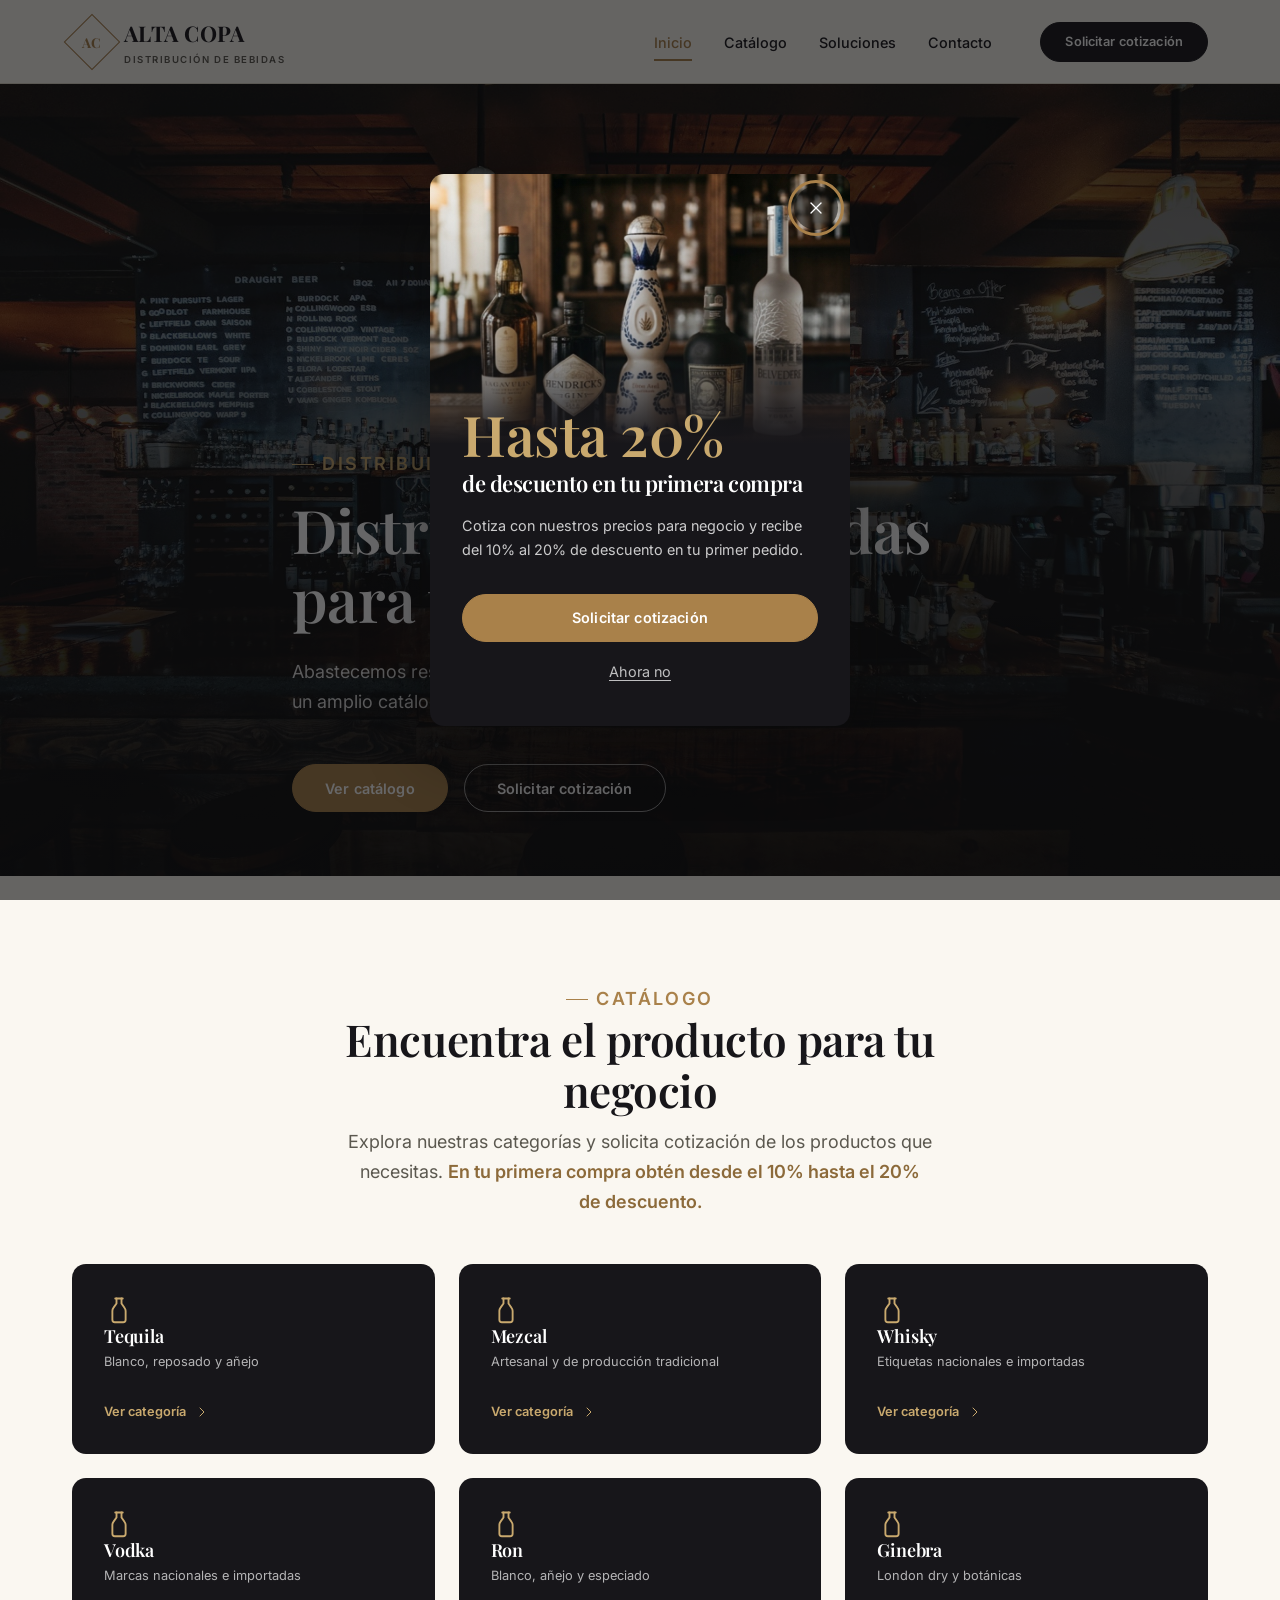
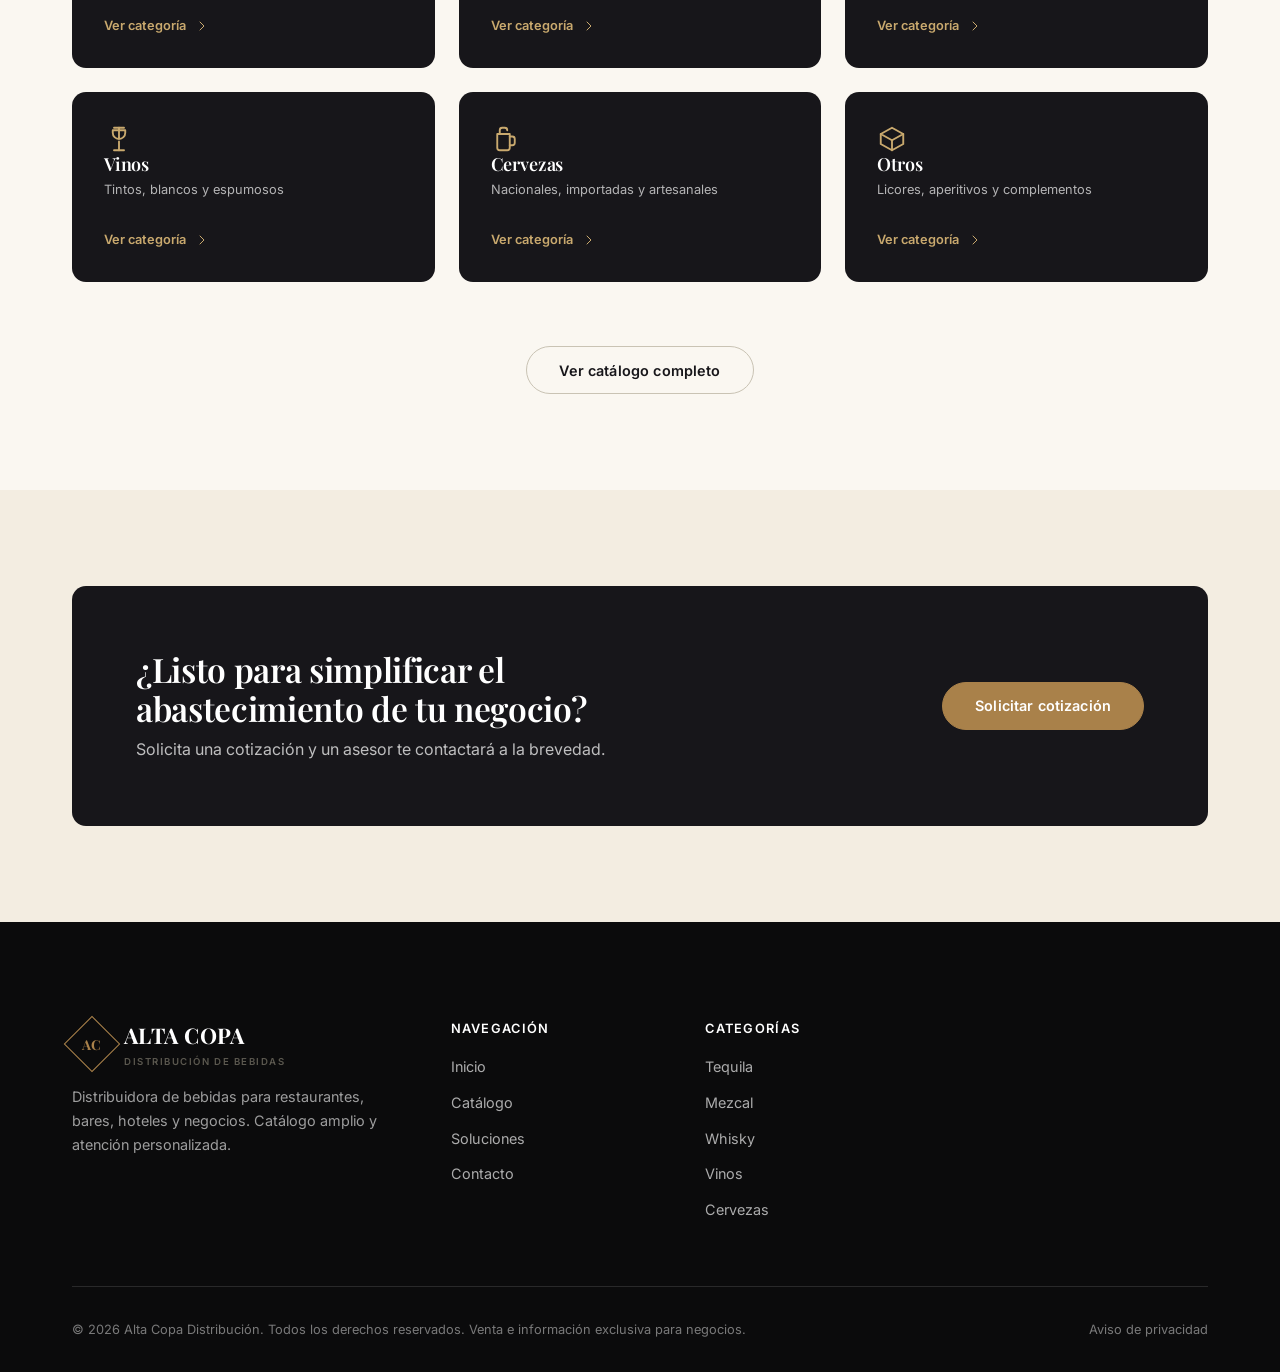
<file: index.html>
<!DOCTYPE html>
<html lang="es">
<head>
<meta charset="UTF-8">
<meta name="viewport" content="width=device-width, initial-scale=1">
<title>Alta Copa Distribución — Distribución de bebidas para tu negocio</title>
<meta name="description" content="Distribuidora de bebidas para restaurantes, bares, hoteles y negocios. Amplio catálogo, atención personalizada y solicitud de cotización en línea.">
<meta name="robots" content="index, follow">
<link rel="canonical" href="https://www.altacopa.mx/">
<meta name="theme-color" content="#0b0b0c">
<meta property="og:type" content="website">
<meta property="og:site_name" content="Alta Copa Distribución">
<meta property="og:locale" content="es_MX">
<meta property="og:title" content="Alta Copa Distribución — Distribución de bebidas para tu negocio">
<meta property="og:description" content="Distribuidora de bebidas para restaurantes, bares, hoteles y negocios. Amplio catálogo, atención personalizada y solicitud de cotización en línea.">
<meta property="og:url" content="https://www.altacopa.mx/">
<meta property="og:image" content="https://www.altacopa.mx/assets/images/hero-bar.jpg">
<meta name="twitter:card" content="summary_large_image">
<meta name="twitter:title" content="Alta Copa Distribución — Distribución de bebidas para tu negocio">
<meta name="twitter:description" content="Distribuidora de bebidas para restaurantes, bares, hoteles y negocios. Amplio catálogo, atención personalizada y solicitud de cotización en línea.">
<meta name="twitter:image" content="https://www.altacopa.mx/assets/images/hero-bar.jpg">
<link rel="icon" type="image/svg+xml" href="assets/favicon.svg">
<link rel="stylesheet" href="css/styles.css">
<script type="application/ld+json">
{
  "@context": "https://schema.org",
  "@type": "LocalBusiness",
  "name": "Alta Copa Distribución",
  "description": "Distribuidora de bebidas para restaurantes, bares, hoteles y negocios.",
  "url": "https://www.altacopa.mx/",
  "email": "contacto@altacopa.mx",
  "address": {
    "@type": "PostalAddress",
    "streetAddress": "Av. Insurgentes Sur 1234, Col. Del Valle",
    "addressLocality": "Ciudad de México",
    "addressCountry": "MX"
  },
  "openingHours": "Mo-Fr 09:00-18:00",
  "areaServed": "MX",
  "priceRange": "$$"
}
</script>
</head>
<body>
<a class="skip-link" href="#main">Saltar al contenido principal</a>

<!-- ============ HEADER ============ -->
<header class="site-header">
  <div class="container">
    <a class="brand" href="index.html">
      <span class="brand-mark" aria-hidden="true"><span>AC</span></span>
      <span>
        ALTA COPA
        <small>Distribución de bebidas</small>
      </span>
    </a>

    <nav class="main-nav" aria-label="Navegación principal">
      <ul class="nav-links">
        <li><a href="index.html" aria-current="page">Inicio</a></li>
        <li><a href="catalogo.html">Catálogo</a></li>
        <li><a href="soluciones.html">Soluciones</a></li>
        <li><a href="contacto.html">Contacto</a></li>
        <li class="nav-cta"><a href="contacto.html">Solicitar cotización</a></li>
      </ul>
      <div class="header-actions">
        <a class="btn btn-primary btn-sm" href="contacto.html">Solicitar cotización</a>
        <button class="nav-toggle" type="button" aria-expanded="false" aria-controls="nav-links" aria-label="Abrir menú de navegación">
          <svg class="icon icon-menu" viewBox="0 0 24 24" aria-hidden="true"><path d="M3 6h18"/><path d="M3 12h18"/><path d="M3 18h18"/></svg>
          <svg class="icon icon-close" viewBox="0 0 24 24" aria-hidden="true"><path d="M6 6l12 12"/><path d="M18 6L6 18"/></svg>
        </button>
      </div>
    </nav>
  </div>
</header>

<main id="main">

  <!-- ============ HERO ============ -->
  <section class="hero" aria-label="Presentación">
    <div class="hero-media">
      <img
        src="assets/images/hero-bar.jpg"
        srcset="assets/images/hero-bar-mobile.jpg 900w, assets/images/hero-bar.jpg 1920w"
        sizes="100vw"
        alt="Barra de un establecimiento con iluminación cálida y estantería de bebidas"
        fetchpriority="high">
    </div>
    <div class="container hero-content">
      <p class="eyebrow">Distribuidora de bebidas para negocios</p>
      <h1>Distribución de bebidas para tu negocio</h1>
      <p>Abastecemos restaurantes, bares, hoteles y establecimientos con un amplio catálogo de bebidas y atención personalizada.</p>
      <div class="hero-cta">
        <a class="btn btn-gold" href="catalogo.html">Ver catálogo</a>
        <a class="btn btn-outline" href="contacto.html">Solicitar cotización</a>
      </div>
    </div>
  </section>

  <!-- ============ CATÁLOGO (vista previa) ============ -->
  <section class="section">
    <div class="container">
      <div class="section-head center" data-reveal>
        <p class="eyebrow">Catálogo</p>
        <h2>Encuentra el producto para tu negocio</h2>
        <p>Explora nuestras categorías y solicita cotización de los productos que necesitas. <span class="text-offer">En tu primera compra obtén desde el 10% hasta el 20% de descuento.</span></p>
      </div>
      <div class="catalog-grid">

        <a class="catalog-card" href="catalogo.html?categoria=tequila" data-reveal>
          <div>
            <svg class="icon" viewBox="0 0 24 24" aria-hidden="true"><path d="M9 2h6"/><path d="M10 2v4l-2.5 3.5A4 4 0 0 0 6.7 12v7A2 2 0 0 0 8.7 21h6.6a2 2 0 0 0 2-2v-7a4 4 0 0 0-.8-2.4L14 6V2"/></svg>
            <h3>Tequila</h3>
            <p>Blanco, reposado y añejo</p>
          </div>
          <span class="card-footer">Ver categoría <svg class="icon" viewBox="0 0 24 24" aria-hidden="true"><path d="M9 6l6 6-6 6"/></svg></span>
        </a>

        <a class="catalog-card" href="catalogo.html?categoria=mezcal" data-reveal>
          <div>
            <svg class="icon" viewBox="0 0 24 24" aria-hidden="true"><path d="M9 2h6"/><path d="M10 2v4l-2.5 3.5A4 4 0 0 0 6.7 12v7A2 2 0 0 0 8.7 21h6.6a2 2 0 0 0 2-2v-7a4 4 0 0 0-.8-2.4L14 6V2"/></svg>
            <h3>Mezcal</h3>
            <p>Artesanal y de producción tradicional</p>
          </div>
          <span class="card-footer">Ver categoría <svg class="icon" viewBox="0 0 24 24" aria-hidden="true"><path d="M9 6l6 6-6 6"/></svg></span>
        </a>

        <a class="catalog-card" href="catalogo.html?categoria=whisky" data-reveal>
          <div>
            <svg class="icon" viewBox="0 0 24 24" aria-hidden="true"><path d="M9 2h6"/><path d="M10 2v4l-2.5 3.5A4 4 0 0 0 6.7 12v7A2 2 0 0 0 8.7 21h6.6a2 2 0 0 0 2-2v-7a4 4 0 0 0-.8-2.4L14 6V2"/></svg>
            <h3>Whisky</h3>
            <p>Etiquetas nacionales e importadas</p>
          </div>
          <span class="card-footer">Ver categoría <svg class="icon" viewBox="0 0 24 24" aria-hidden="true"><path d="M9 6l6 6-6 6"/></svg></span>
        </a>

        <a class="catalog-card" href="catalogo.html?categoria=vodka" data-reveal>
          <div>
            <svg class="icon" viewBox="0 0 24 24" aria-hidden="true"><path d="M9 2h6"/><path d="M10 2v4l-2.5 3.5A4 4 0 0 0 6.7 12v7A2 2 0 0 0 8.7 21h6.6a2 2 0 0 0 2-2v-7a4 4 0 0 0-.8-2.4L14 6V2"/></svg>
            <h3>Vodka</h3>
            <p>Marcas nacionales e importadas</p>
          </div>
          <span class="card-footer">Ver categoría <svg class="icon" viewBox="0 0 24 24" aria-hidden="true"><path d="M9 6l6 6-6 6"/></svg></span>
        </a>

        <a class="catalog-card" href="catalogo.html?categoria=ron" data-reveal>
          <div>
            <svg class="icon" viewBox="0 0 24 24" aria-hidden="true"><path d="M9 2h6"/><path d="M10 2v4l-2.5 3.5A4 4 0 0 0 6.7 12v7A2 2 0 0 0 8.7 21h6.6a2 2 0 0 0 2-2v-7a4 4 0 0 0-.8-2.4L14 6V2"/></svg>
            <h3>Ron</h3>
            <p>Blanco, añejo y especiado</p>
          </div>
          <span class="card-footer">Ver categoría <svg class="icon" viewBox="0 0 24 24" aria-hidden="true"><path d="M9 6l6 6-6 6"/></svg></span>
        </a>

        <a class="catalog-card" href="catalogo.html?categoria=ginebra" data-reveal>
          <div>
            <svg class="icon" viewBox="0 0 24 24" aria-hidden="true"><path d="M9 2h6"/><path d="M10 2v4l-2.5 3.5A4 4 0 0 0 6.7 12v7A2 2 0 0 0 8.7 21h6.6a2 2 0 0 0 2-2v-7a4 4 0 0 0-.8-2.4L14 6V2"/></svg>
            <h3>Ginebra</h3>
            <p>London dry y botánicas</p>
          </div>
          <span class="card-footer">Ver categoría <svg class="icon" viewBox="0 0 24 24" aria-hidden="true"><path d="M9 6l6 6-6 6"/></svg></span>
        </a>

        <a class="catalog-card" href="catalogo.html?categoria=vinos" data-reveal>
          <div>
            <svg class="icon" viewBox="0 0 24 24" aria-hidden="true"><path d="M8 3h8"/><path d="M12 3v9a5 5 0 0 0 5-5V5H7v2a5 5 0 0 0 5 5"/><path d="M12 14v7"/><path d="M8 21h8"/></svg>
            <h3>Vinos</h3>
            <p>Tintos, blancos y espumosos</p>
          </div>
          <span class="card-footer">Ver categoría <svg class="icon" viewBox="0 0 24 24" aria-hidden="true"><path d="M9 6l6 6-6 6"/></svg></span>
        </a>

        <a class="catalog-card" href="catalogo.html?categoria=cervezas" data-reveal>
          <div>
            <svg class="icon" viewBox="0 0 24 24" aria-hidden="true"><path d="M5 8h10v11a2 2 0 0 1-2 2H7a2 2 0 0 1-2-2z"/><path d="M15 10h2a2 2 0 0 1 2 2v3a2 2 0 0 1-2 2h-2"/><path d="M7 8V5a2 2 0 0 1 2-2h2a2 2 0 0 1 2 2"/></svg>
            <h3>Cervezas</h3>
            <p>Nacionales, importadas y artesanales</p>
          </div>
          <span class="card-footer">Ver categoría <svg class="icon" viewBox="0 0 24 24" aria-hidden="true"><path d="M9 6l6 6-6 6"/></svg></span>
        </a>

        <a class="catalog-card" href="catalogo.html?categoria=otros" data-reveal>
          <div>
            <svg class="icon" viewBox="0 0 24 24" aria-hidden="true"><path d="M21 8l-9-5-9 5 9 5 9-5z"/><path d="M3 8v8l9 5 9-5V8"/><path d="M12 13v8"/></svg>
            <h3>Otros</h3>
            <p>Licores, aperitivos y complementos</p>
          </div>
          <span class="card-footer">Ver categoría <svg class="icon" viewBox="0 0 24 24" aria-hidden="true"><path d="M9 6l6 6-6 6"/></svg></span>
        </a>

      </div>
      <div class="catalog-more" data-reveal>
        <a class="btn btn-outline-dark" href="catalogo.html">Ver catálogo completo</a>
      </div>
    </div>
  </section>

  <!-- ============ CTA FINAL ============ -->
  <section class="section section-alt">
    <div class="container">
      <div class="cta-banner" data-reveal>
        <div>
          <h2>¿Listo para simplificar el abastecimiento de tu negocio?</h2>
          <p>Solicita una cotización y un asesor te contactará a la brevedad.</p>
        </div>
        <div class="cta-actions">
          <a class="btn btn-gold" href="contacto.html">Solicitar cotización</a>
        </div>
      </div>
    </div>
  </section>

</main>

<!-- ============ FOOTER ============ -->
<footer class="site-footer">
  <div class="container">
    <div class="footer-grid">
      <div class="footer-brand">
        <a class="brand" href="index.html">
          <span class="brand-mark" aria-hidden="true"><span>AC</span></span>
          <span>ALTA COPA<small>Distribución de bebidas</small></span>
        </a>
        <p>Distribuidora de bebidas para restaurantes, bares, hoteles y negocios. Catálogo amplio y atención personalizada.</p>
      </div>
      <div>
        <p class="footer-heading">Navegación</p>
        <ul class="footer-links">
          <li><a href="index.html">Inicio</a></li>
          <li><a href="catalogo.html">Catálogo</a></li>
          <li><a href="soluciones.html">Soluciones</a></li>
          <li><a href="contacto.html">Contacto</a></li>
        </ul>
      </div>
      <div>
        <p class="footer-heading">Categorías</p>
        <ul class="footer-links">
          <li><a href="catalogo.html?categoria=tequila">Tequila</a></li>
          <li><a href="catalogo.html?categoria=mezcal">Mezcal</a></li>
          <li><a href="catalogo.html?categoria=whisky">Whisky</a></li>
          <li><a href="catalogo.html?categoria=vinos">Vinos</a></li>
          <li><a href="catalogo.html?categoria=cervezas">Cervezas</a></li>
        </ul>
      </div>

    </div>
    <div class="footer-bottom">
      <span>&copy; <span data-year>2026</span> Alta Copa Distribución. Todos los derechos reservados. Venta e información exclusiva para negocios.</span>
      <span><a href="aviso-privacidad.html">Aviso de privacidad</a></span>
    </div>
  </div>
</footer>


<script src="js/main.js"></script>
</body>
</html>
</file>
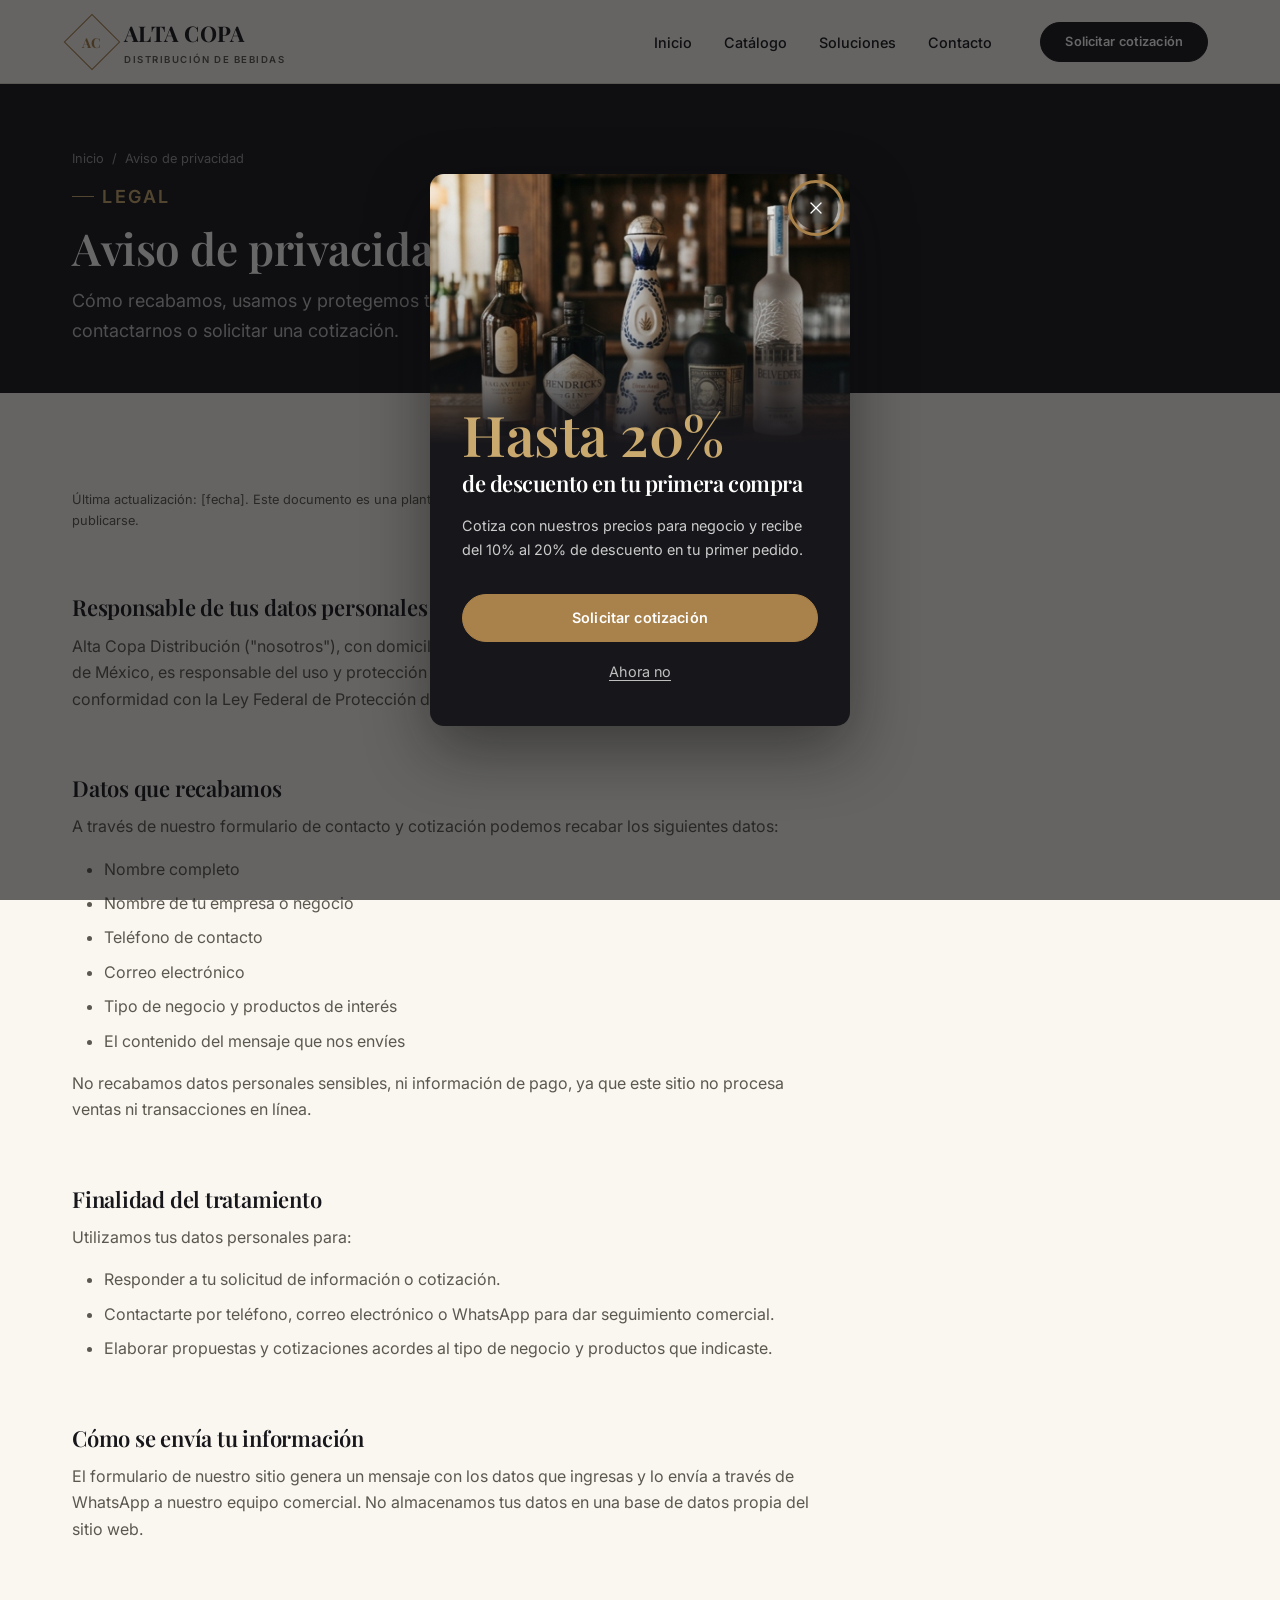
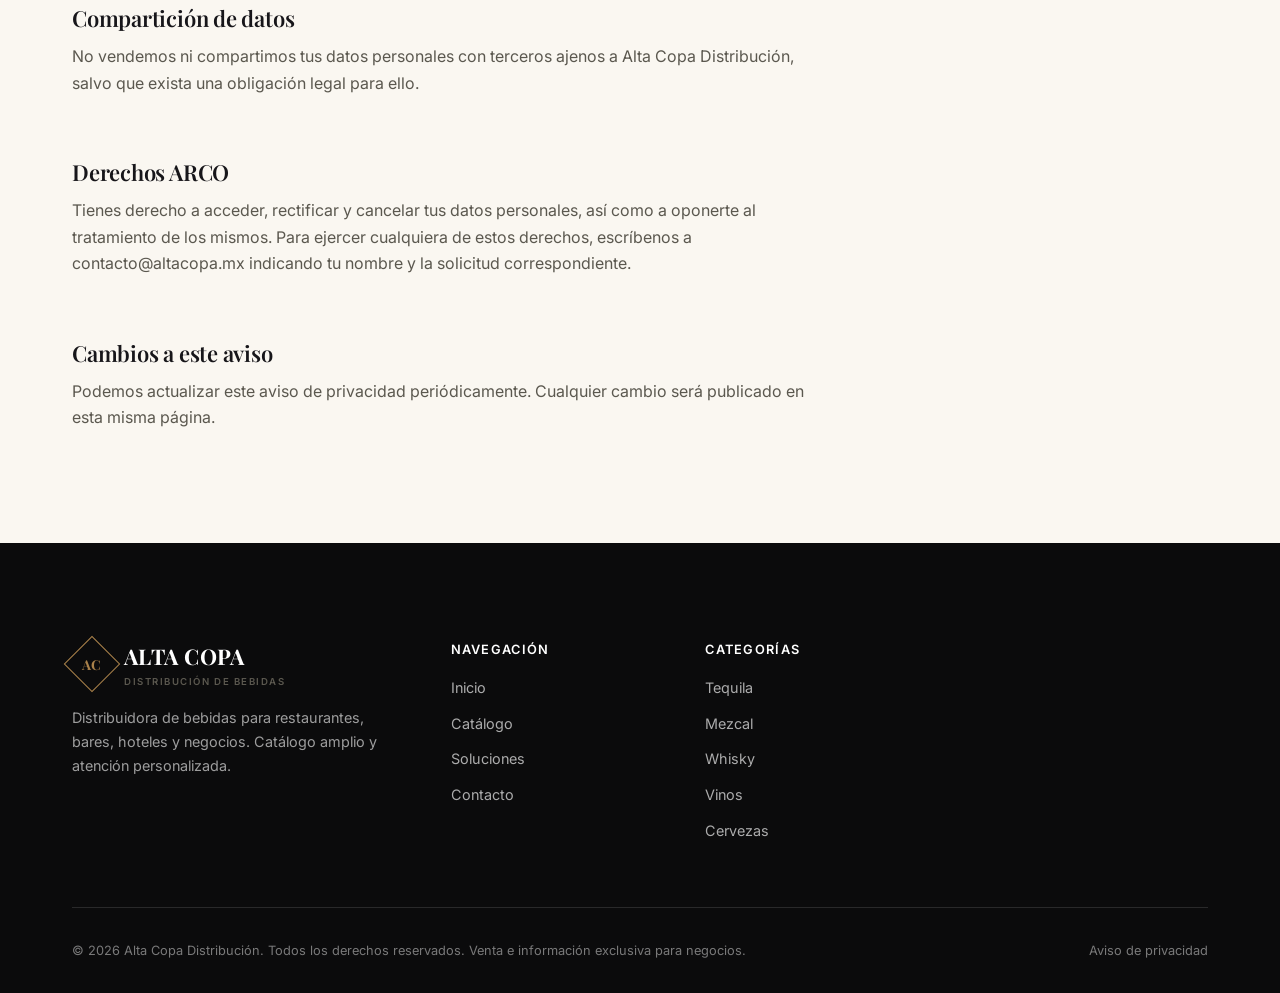
<file: aviso-privacidad.html>
<!DOCTYPE html>
<html lang="es">
<head>
<meta charset="UTF-8">
<meta name="viewport" content="width=device-width, initial-scale=1">
<title>Aviso de privacidad — Alta Copa Distribución</title>
<meta name="description" content="Aviso de privacidad de Alta Copa Distribución: qué datos personales recabamos, para qué los usamos y cómo ejercer tus derechos ARCO.">
<meta name="robots" content="index, follow">
<link rel="canonical" href="https://www.altacopa.mx/aviso-privacidad.html">
<meta name="theme-color" content="#0b0b0c">
<link rel="icon" type="image/svg+xml" href="assets/favicon.svg">
<link rel="stylesheet" href="css/styles.css">
<style>
  .legal{ max-width: 760px; }
  .legal h2{ font-size: var(--fs-lg); margin-top: var(--space-8); margin-bottom: var(--space-3); }
  .legal h2:first-child{ margin-top: 0; }
  .legal p{ margin-bottom: var(--space-4); }
  .legal ul{ list-style: disc; padding-left: var(--space-6); color: var(--color-text-muted); margin-bottom: var(--space-4); }
  .legal li + li{ margin-top: var(--space-2); }
  .legal-updated{ font-size: var(--fs-xs); color: var(--color-text-muted); margin-bottom: var(--space-7); }
</style>
</head>
<body>
<a class="skip-link" href="#main">Saltar al contenido principal</a>

<header class="site-header">
  <div class="container">
    <a class="brand" href="index.html">
      <span class="brand-mark" aria-hidden="true"><span>AC</span></span>
      <span>ALTA COPA<small>Distribución de bebidas</small></span>
    </a>
    <nav class="main-nav" aria-label="Navegación principal">
      <ul class="nav-links">
        <li><a href="index.html">Inicio</a></li>
        <li><a href="catalogo.html">Catálogo</a></li>
        <li><a href="soluciones.html">Soluciones</a></li>
        <li><a href="contacto.html">Contacto</a></li>
        <li class="nav-cta"><a href="contacto.html">Solicitar cotización</a></li>
      </ul>
      <div class="header-actions">
        <a class="btn btn-primary btn-sm" href="contacto.html">Solicitar cotización</a>
        <button class="nav-toggle" type="button" aria-expanded="false" aria-controls="nav-links" aria-label="Abrir menú de navegación">
          <svg class="icon icon-menu" viewBox="0 0 24 24" aria-hidden="true"><path d="M3 6h18"/><path d="M3 12h18"/><path d="M3 18h18"/></svg>
          <svg class="icon icon-close" viewBox="0 0 24 24" aria-hidden="true"><path d="M6 6l12 12"/><path d="M18 6L6 18"/></svg>
        </button>
      </div>
    </nav>
  </div>
</header>

<main id="main">

  <section class="page-header">
    <div class="container">
      <div class="breadcrumbs"><a href="index.html">Inicio</a><span aria-hidden="true">/</span><span>Aviso de privacidad</span></div>
      <p class="eyebrow">Legal</p>
      <h1>Aviso de privacidad</h1>
      <p>Cómo recabamos, usamos y protegemos tus datos personales al contactarnos o solicitar una cotización.</p>
    </div>
  </section>

  <section class="section">
    <div class="container">
      <article class="legal">
        <p class="legal-updated">Última actualización: [fecha]. Este documento es una plantilla base y debe ser revisada por un asesor legal antes de publicarse.</p>

        <h2>Responsable de tus datos personales</h2>
        <p>Alta Copa Distribución ("nosotros"), con domicilio en <span data-address-text>Av. Insurgentes Sur 1234, Col. Del Valle, Ciudad de México</span>, es responsable del uso y protección de los datos personales que nos proporciones, de conformidad con la Ley Federal de Protección de Datos Personales en Posesión de los Particulares.</p>

        <h2>Datos que recabamos</h2>
        <p>A través de nuestro formulario de contacto y cotización podemos recabar los siguientes datos:</p>
        <ul>
          <li>Nombre completo</li>
          <li>Nombre de tu empresa o negocio</li>
          <li>Teléfono de contacto</li>
          <li>Correo electrónico</li>
          <li>Tipo de negocio y productos de interés</li>
          <li>El contenido del mensaje que nos envíes</li>
        </ul>
        <p>No recabamos datos personales sensibles, ni información de pago, ya que este sitio no procesa ventas ni transacciones en línea.</p>

        <h2>Finalidad del tratamiento</h2>
        <p>Utilizamos tus datos personales para:</p>
        <ul>
          <li>Responder a tu solicitud de información o cotización.</li>
          <li>Contactarte por teléfono, correo electrónico o WhatsApp para dar seguimiento comercial.</li>
          <li>Elaborar propuestas y cotizaciones acordes al tipo de negocio y productos que indicaste.</li>
        </ul>

        <h2>Cómo se envía tu información</h2>
        <p>El formulario de nuestro sitio genera un mensaje con los datos que ingresas y lo envía a través de WhatsApp a nuestro equipo comercial. No almacenamos tus datos en una base de datos propia del sitio web.</p>

        <h2>Compartición de datos</h2>
        <p>No vendemos ni compartimos tus datos personales con terceros ajenos a Alta Copa Distribución, salvo que exista una obligación legal para ello.</p>

        <h2>Derechos ARCO</h2>
        <p>Tienes derecho a acceder, rectificar y cancelar tus datos personales, así como a oponerte al tratamiento de los mismos. Para ejercer cualquiera de estos derechos, escríbenos a <a data-email-link href="mailto:"><span data-email-text>contacto@altacopa.mx</span></a> indicando tu nombre y la solicitud correspondiente.</p>

        <h2>Cambios a este aviso</h2>
        <p>Podemos actualizar este aviso de privacidad periódicamente. Cualquier cambio será publicado en esta misma página.</p>
      </article>
    </div>
  </section>

</main>

<footer class="site-footer">
  <div class="container">
    <div class="footer-grid">
      <div class="footer-brand">
        <a class="brand" href="index.html">
          <span class="brand-mark" aria-hidden="true"><span>AC</span></span>
          <span>ALTA COPA<small>Distribución de bebidas</small></span>
        </a>
        <p>Distribuidora de bebidas para restaurantes, bares, hoteles y negocios. Catálogo amplio y atención personalizada.</p>
      </div>
      <div>
        <p class="footer-heading">Navegación</p>
        <ul class="footer-links">
          <li><a href="index.html">Inicio</a></li>
          <li><a href="catalogo.html">Catálogo</a></li>
          <li><a href="soluciones.html">Soluciones</a></li>
          <li><a href="contacto.html">Contacto</a></li>
        </ul>
      </div>
      <div>
        <p class="footer-heading">Categorías</p>
        <ul class="footer-links">
          <li><a href="catalogo.html?categoria=tequila">Tequila</a></li>
          <li><a href="catalogo.html?categoria=mezcal">Mezcal</a></li>
          <li><a href="catalogo.html?categoria=whisky">Whisky</a></li>
          <li><a href="catalogo.html?categoria=vinos">Vinos</a></li>
          <li><a href="catalogo.html?categoria=cervezas">Cervezas</a></li>
        </ul>
      </div>

    </div>
    <div class="footer-bottom">
      <span>&copy; <span data-year>2026</span> Alta Copa Distribución. Todos los derechos reservados. Venta e información exclusiva para negocios.</span>
      <span><a href="aviso-privacidad.html">Aviso de privacidad</a></span>
    </div>
  </div>
</footer>


<script src="js/main.js"></script>
</body>
</html>
</file>
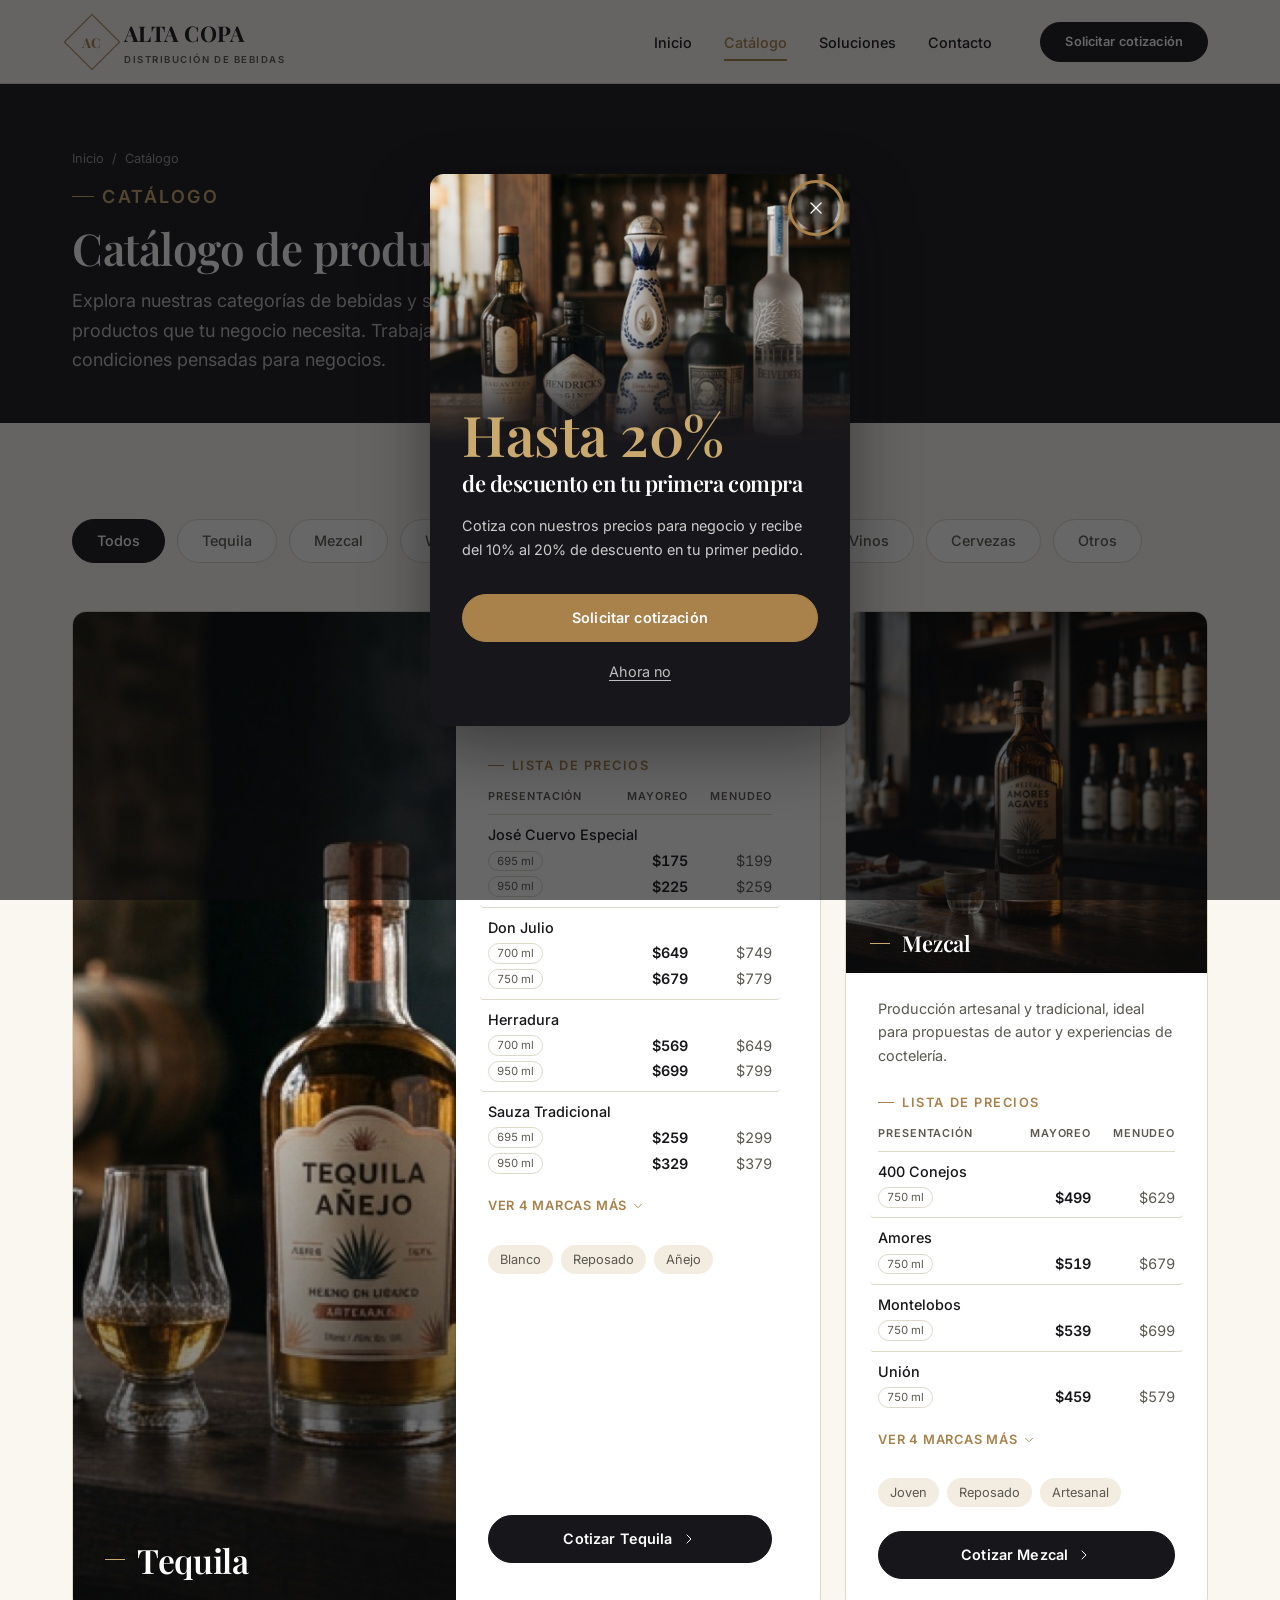
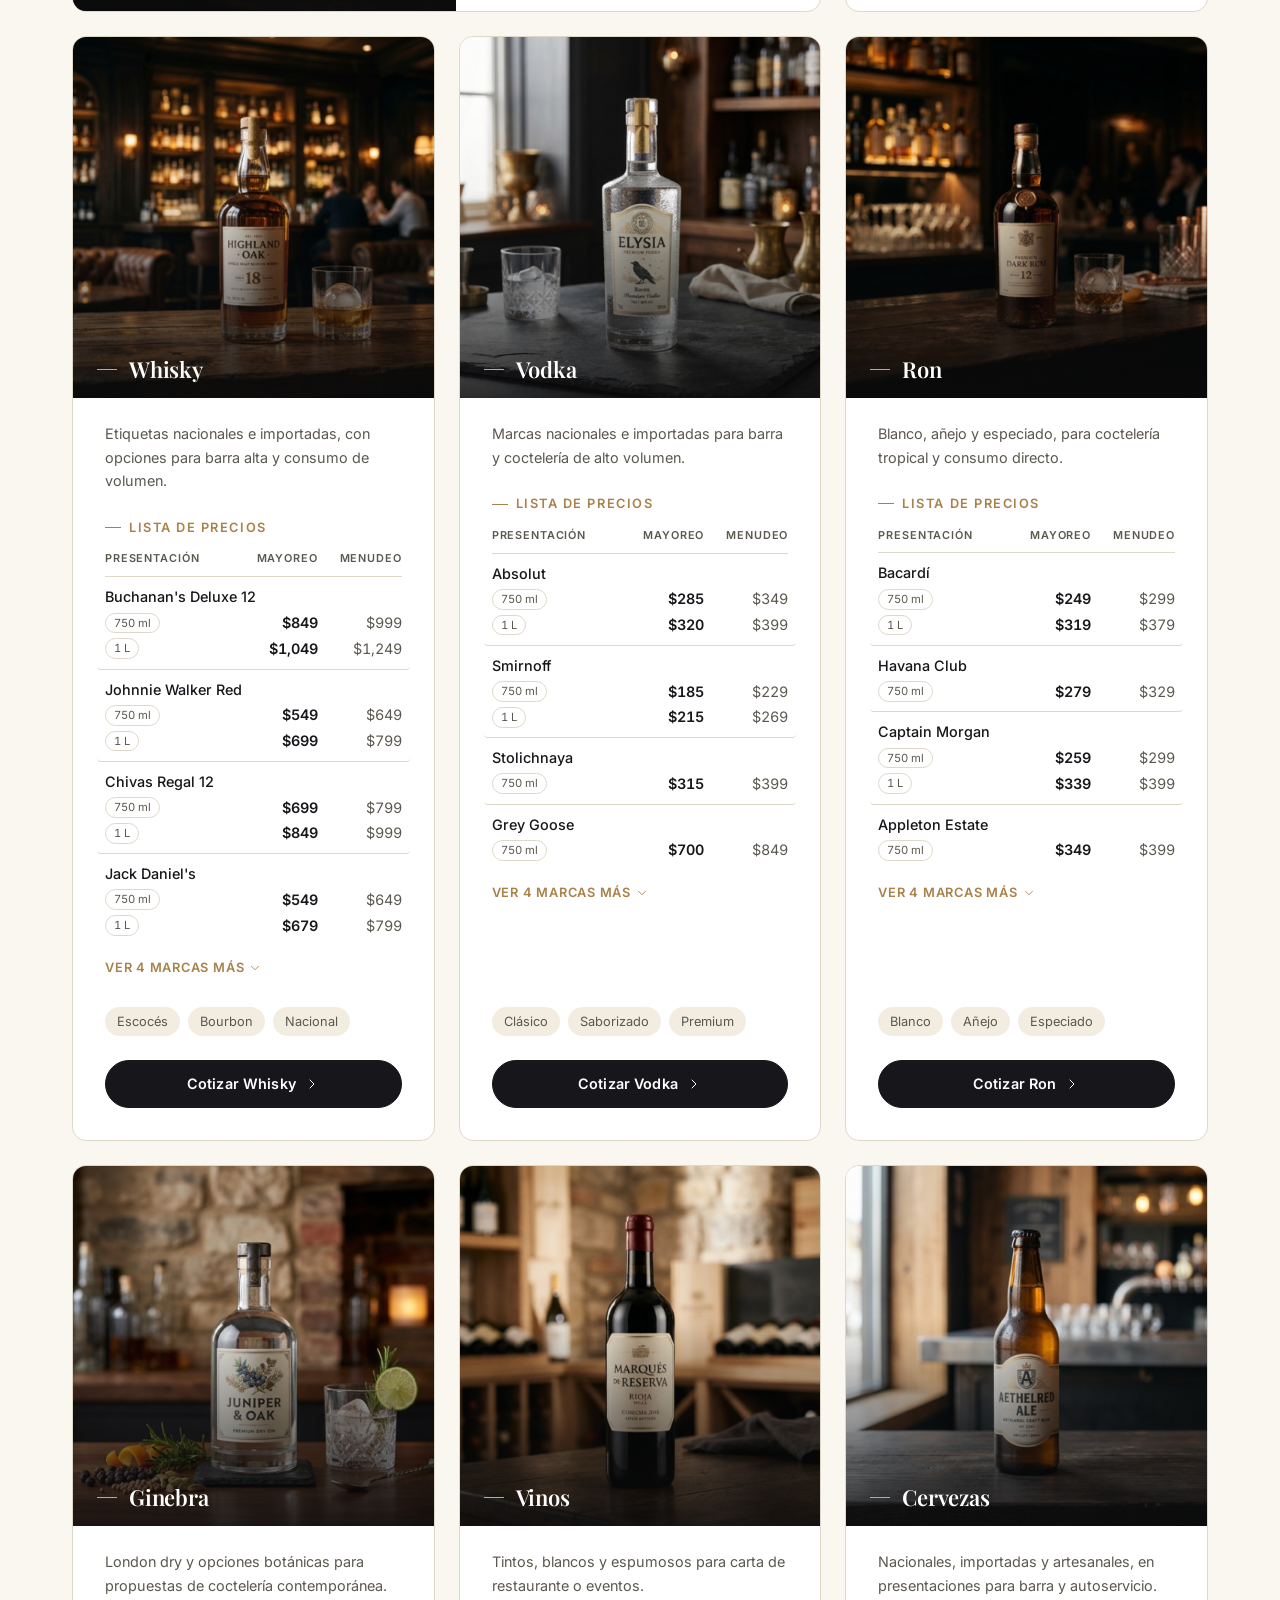
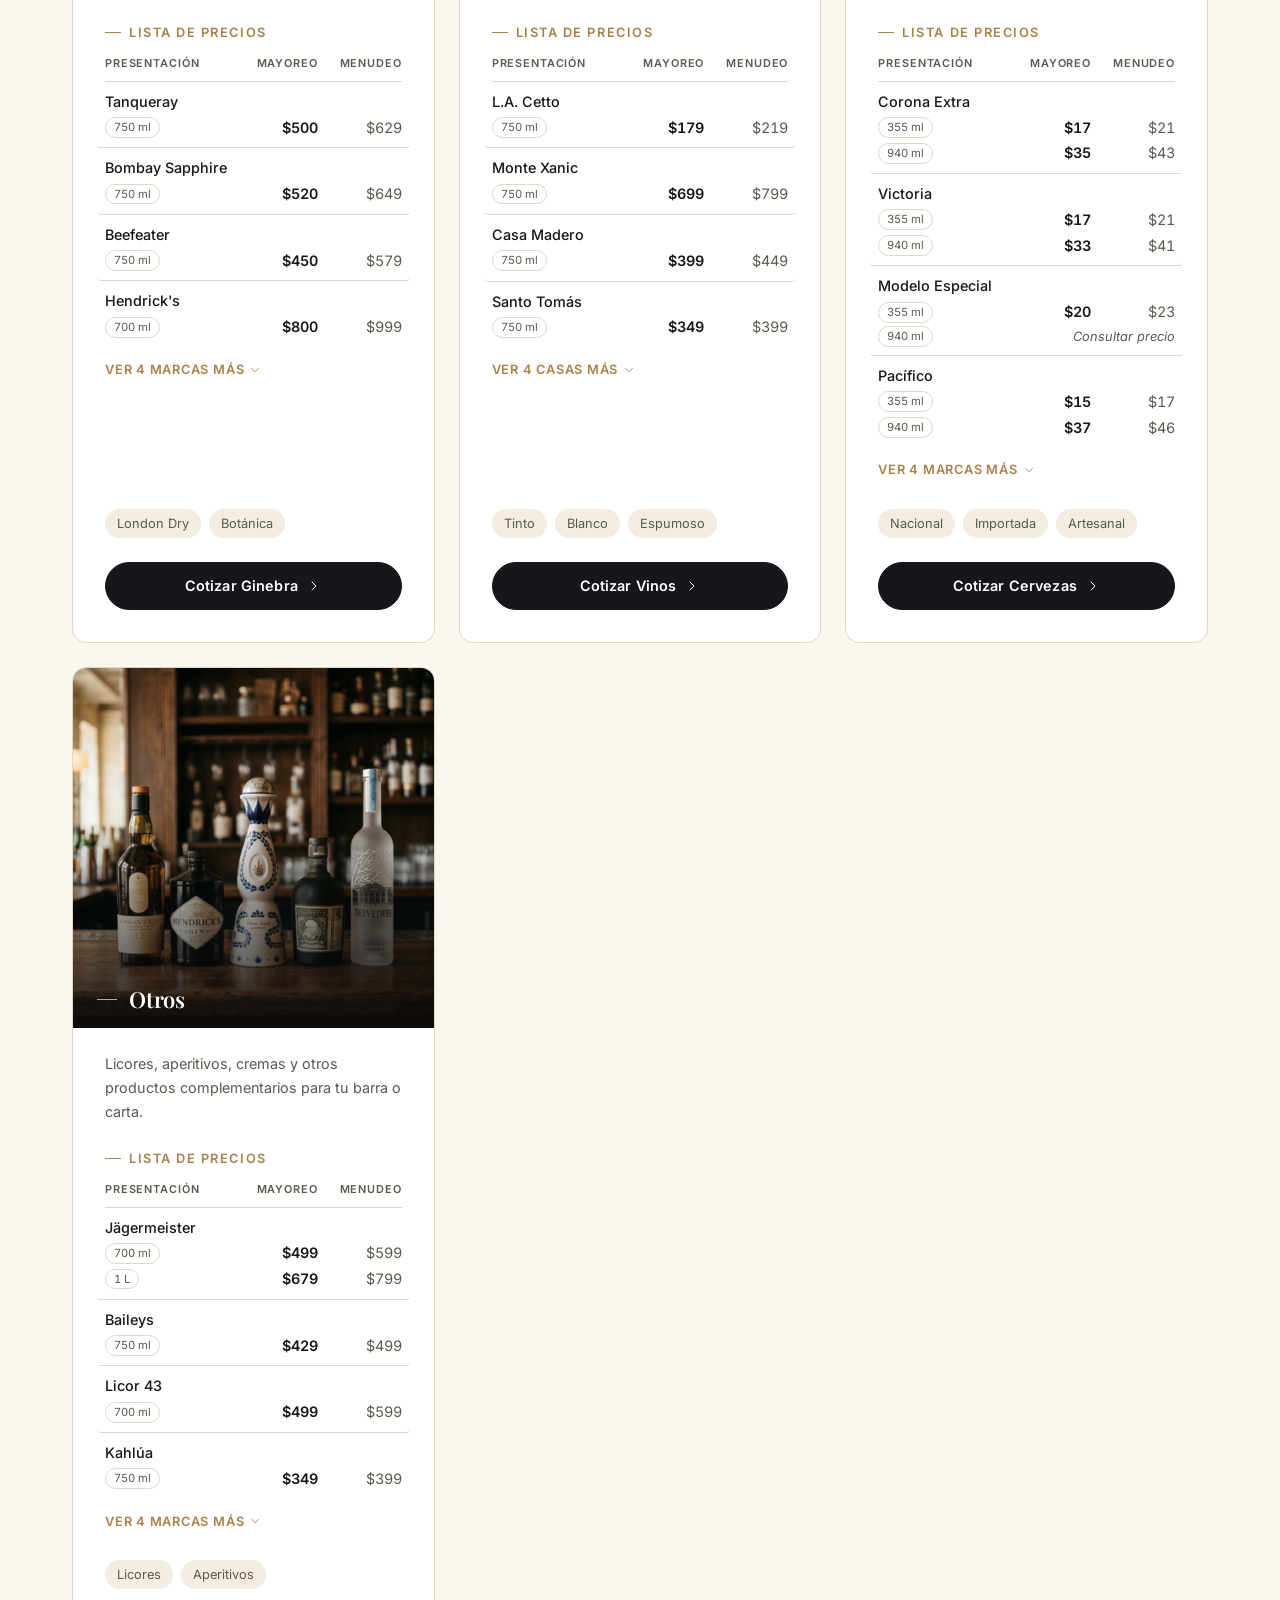
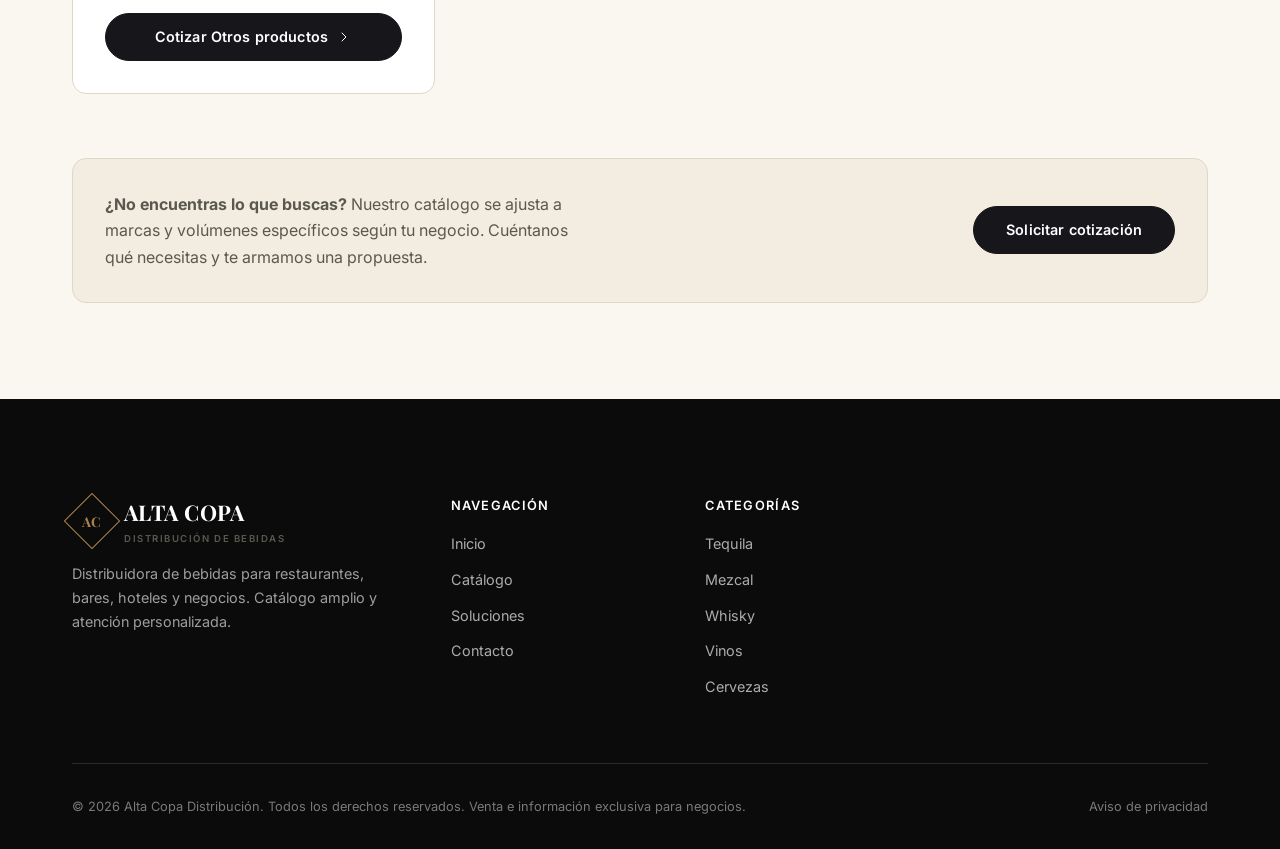
<file: catalogo.html>
<!DOCTYPE html>
<html lang="es">
<head>
<meta charset="UTF-8">
<meta name="viewport" content="width=device-width, initial-scale=1">
<title>Catálogo de productos — Alta Copa Distribución</title>
<meta name="description" content="Catálogo de bebidas para negocios: tequila, mezcal, whisky, vodka, ron, ginebra, vinos, cervezas y más. Solicita cotización por categoría.">
<meta name="robots" content="index, follow">
<link rel="canonical" href="https://www.altacopa.mx/catalogo.html">
<meta name="theme-color" content="#0b0b0c">
<meta property="og:type" content="website">
<meta property="og:site_name" content="Alta Copa Distribución">
<meta property="og:locale" content="es_MX">
<meta property="og:title" content="Catálogo de productos — Alta Copa Distribución">
<meta property="og:description" content="Catálogo de bebidas para negocios: tequila, mezcal, whisky, vodka, ron, ginebra, vinos, cervezas y más. Solicita cotización por categoría.">
<meta property="og:url" content="https://www.altacopa.mx/catalogo.html">
<meta property="og:image" content="https://www.altacopa.mx/assets/images/hero-bar.jpg">
<meta name="twitter:card" content="summary_large_image">
<meta name="twitter:title" content="Catálogo de productos — Alta Copa Distribución">
<meta name="twitter:description" content="Catálogo de bebidas para negocios: tequila, mezcal, whisky, vodka, ron, ginebra, vinos, cervezas y más.">
<meta name="twitter:image" content="https://www.altacopa.mx/assets/images/hero-bar.jpg">
<link rel="icon" type="image/svg+xml" href="assets/favicon.svg">
<link rel="stylesheet" href="css/styles.css">
</head>
<body>
<a class="skip-link" href="#main">Saltar al contenido principal</a>

<header class="site-header">
  <div class="container">
    <a class="brand" href="index.html">
      <span class="brand-mark" aria-hidden="true"><span>AC</span></span>
      <span>ALTA COPA<small>Distribución de bebidas</small></span>
    </a>
    <nav class="main-nav" aria-label="Navegación principal">
      <ul class="nav-links">
        <li><a href="index.html">Inicio</a></li>
        <li><a href="catalogo.html" aria-current="page">Catálogo</a></li>
        <li><a href="soluciones.html">Soluciones</a></li>
        <li><a href="contacto.html">Contacto</a></li>
        <li class="nav-cta"><a href="contacto.html">Solicitar cotización</a></li>
      </ul>
      <div class="header-actions">
        <a class="btn btn-primary btn-sm" href="contacto.html">Solicitar cotización</a>
        <button class="nav-toggle" type="button" aria-expanded="false" aria-controls="nav-links" aria-label="Abrir menú de navegación">
          <svg class="icon icon-menu" viewBox="0 0 24 24" aria-hidden="true"><path d="M3 6h18"/><path d="M3 12h18"/><path d="M3 18h18"/></svg>
          <svg class="icon icon-close" viewBox="0 0 24 24" aria-hidden="true"><path d="M6 6l12 12"/><path d="M18 6L6 18"/></svg>
        </button>
      </div>
    </nav>
  </div>
</header>

<main id="main">

  <section class="page-header">
    <div class="container">
      <div class="breadcrumbs"><a href="index.html">Inicio</a><span aria-hidden="true">/</span><span>Catálogo</span></div>
      <p class="eyebrow">Catálogo</p>
      <h1>Catálogo de productos</h1>
      <p>Explora nuestras categorías de bebidas y solicita cotización de los productos que tu negocio necesita. Trabajamos con volúmenes y condiciones pensadas para negocios.</p>
    </div>
  </section>

  <section class="section">
    <div class="container">

      <div class="filter-bar" data-filter-bar role="group" aria-label="Filtrar catálogo por categoría">
        <button class="filter-btn" type="button" data-filter="todos" aria-pressed="true">Todos</button>
        <button class="filter-btn" type="button" data-filter="tequila" aria-pressed="false">Tequila</button>
        <button class="filter-btn" type="button" data-filter="mezcal" aria-pressed="false">Mezcal</button>
        <button class="filter-btn" type="button" data-filter="whisky" aria-pressed="false">Whisky</button>
        <button class="filter-btn" type="button" data-filter="vodka" aria-pressed="false">Vodka</button>
        <button class="filter-btn" type="button" data-filter="ron" aria-pressed="false">Ron</button>
        <button class="filter-btn" type="button" data-filter="ginebra" aria-pressed="false">Ginebra</button>
        <button class="filter-btn" type="button" data-filter="vinos" aria-pressed="false">Vinos</button>
        <button class="filter-btn" type="button" data-filter="cervezas" aria-pressed="false">Cervezas</button>
        <button class="filter-btn" type="button" data-filter="otros" aria-pressed="false">Otros</button>
      </div>

      <div class="catalog-full-grid">

        <article class="product-card featured" data-category="tequila" data-reveal>
          <div class="product-photo"><img src="assets/images/catalogo/tequila.jpg" alt="Botella de Tequila Añejo sobre la barra, con jigger, copa y un tazón de rodajas de naranja deshidratada" loading="lazy" width="960" height="960"><h3>Tequila</h3></div>
          <div class="card-body">
          <p>Etiquetas blancas, reposadas y añejas de marcas reconocidas, para carta de cócteles o venta directa.</p>
          <p class="brand-label">Lista de precios</p>
          <div class="price-list">
          <div class="price-head" aria-hidden="true"><span>Presentación</span><span>Mayoreo</span><span>Menudeo</span></div>
          <ul class="price-brands">
            <li><p class="price-brand">José Cuervo Especial</p><div class="price-row"><span class="size-chip">695 ml</span><span class="price price-wholesale"><span class="visually-hidden">Mayoreo: </span>$175</span><span class="price"><span class="visually-hidden">Menudeo: </span>$199</span></div><div class="price-row"><span class="size-chip">950 ml</span><span class="price price-wholesale"><span class="visually-hidden">Mayoreo: </span>$225</span><span class="price"><span class="visually-hidden">Menudeo: </span>$259</span></div></li>
            <li><p class="price-brand">Don Julio</p><div class="price-row"><span class="size-chip">700 ml</span><span class="price price-wholesale"><span class="visually-hidden">Mayoreo: </span>$649</span><span class="price"><span class="visually-hidden">Menudeo: </span>$749</span></div><div class="price-row"><span class="size-chip">750 ml</span><span class="price price-wholesale"><span class="visually-hidden">Mayoreo: </span>$679</span><span class="price"><span class="visually-hidden">Menudeo: </span>$779</span></div></li>
            <li><p class="price-brand">Herradura</p><div class="price-row"><span class="size-chip">700 ml</span><span class="price price-wholesale"><span class="visually-hidden">Mayoreo: </span>$569</span><span class="price"><span class="visually-hidden">Menudeo: </span>$649</span></div><div class="price-row"><span class="size-chip">950 ml</span><span class="price price-wholesale"><span class="visually-hidden">Mayoreo: </span>$699</span><span class="price"><span class="visually-hidden">Menudeo: </span>$799</span></div></li>
            <li><p class="price-brand">Sauza Tradicional</p><div class="price-row"><span class="size-chip">695 ml</span><span class="price price-wholesale"><span class="visually-hidden">Mayoreo: </span>$259</span><span class="price"><span class="visually-hidden">Menudeo: </span>$299</span></div><div class="price-row"><span class="size-chip">950 ml</span><span class="price price-wholesale"><span class="visually-hidden">Mayoreo: </span>$329</span><span class="price"><span class="visually-hidden">Menudeo: </span>$379</span></div></li>
          </ul>
          <details class="brand-more">
            <summary><span class="more-closed">Ver 4 marcas más</span><span class="more-open">Ver menos</span><svg class="icon" viewBox="0 0 24 24" aria-hidden="true"><path d="M6 9l6 6 6-6"/></svg></summary>
          <ul class="price-brands">
            <li><p class="price-brand">1800</p><div class="price-row"><span class="size-chip">700 ml</span><span class="price price-wholesale"><span class="visually-hidden">Mayoreo: </span>$599</span><span class="price"><span class="visually-hidden">Menudeo: </span>$699</span></div><div class="price-row"><span class="size-chip">950 ml</span><span class="price price-wholesale"><span class="visually-hidden">Mayoreo: </span>$769</span><span class="price"><span class="visually-hidden">Menudeo: </span>$899</span></div></li>
            <li><p class="price-brand">Gran Centenario</p><div class="price-row"><span class="size-chip">695 ml</span><span class="price price-wholesale"><span class="visually-hidden">Mayoreo: </span>$399</span><span class="price"><span class="visually-hidden">Menudeo: </span>$449</span></div><div class="price-row"><span class="size-chip">950 ml</span><span class="price price-wholesale"><span class="visually-hidden">Mayoreo: </span>$419</span><span class="price"><span class="visually-hidden">Menudeo: </span>$479</span></div></li>
            <li><p class="price-brand">Cazadores</p><div class="price-row"><span class="size-chip">700 ml</span><span class="price price-wholesale"><span class="visually-hidden">Mayoreo: </span>$329</span><span class="price"><span class="visually-hidden">Menudeo: </span>$379</span></div><div class="price-row"><span class="size-chip">950 ml</span><span class="price price-wholesale"><span class="visually-hidden">Mayoreo: </span>$379</span><span class="price"><span class="visually-hidden">Menudeo: </span>$429</span></div></li>
            <li><p class="price-brand">El Jimador</p><div class="price-row"><span class="size-chip">695 ml</span><span class="price price-wholesale"><span class="visually-hidden">Mayoreo: </span>$259</span><span class="price"><span class="visually-hidden">Menudeo: </span>$299</span></div><div class="price-row"><span class="size-chip">950 ml</span><span class="price price-wholesale"><span class="visually-hidden">Mayoreo: </span>$319</span><span class="price"><span class="visually-hidden">Menudeo: </span>$369</span></div></li>
          </ul>
          </details>
          </div>
          <div class="product-tags">
            <span class="product-tag">Blanco</span>
            <span class="product-tag">Reposado</span>
            <span class="product-tag">Añejo</span>
          </div>
          <a class="btn btn-primary btn-block" href="contacto.html?producto=Tequila">Cotizar Tequila<svg class="icon" viewBox="0 0 24 24" aria-hidden="true"><path d="M9 6l6 6-6 6"/></svg></a>
          </div>
        </article>

        <article class="product-card" data-category="mezcal" data-reveal>
          <div class="product-photo"><img src="assets/images/catalogo/mezcal.jpg" alt="Botella de mezcal artesanal 'Amores Agaves' sobre la barra, con vaso y rodajas de naranja" loading="lazy" width="960" height="960"><h3>Mezcal</h3></div>
          <div class="card-body">
          <p>Producción artesanal y tradicional, ideal para propuestas de autor y experiencias de coctelería.</p>
          <p class="brand-label">Lista de precios</p>
          <div class="price-list">
          <div class="price-head" aria-hidden="true"><span>Presentación</span><span>Mayoreo</span><span>Menudeo</span></div>
          <ul class="price-brands">
            <li><p class="price-brand">400 Conejos</p><div class="price-row"><span class="size-chip">750 ml</span><span class="price price-wholesale"><span class="visually-hidden">Mayoreo: </span>$499</span><span class="price"><span class="visually-hidden">Menudeo: </span>$629</span></div></li>
            <li><p class="price-brand">Amores</p><div class="price-row"><span class="size-chip">750 ml</span><span class="price price-wholesale"><span class="visually-hidden">Mayoreo: </span>$519</span><span class="price"><span class="visually-hidden">Menudeo: </span>$679</span></div></li>
            <li><p class="price-brand">Montelobos</p><div class="price-row"><span class="size-chip">750 ml</span><span class="price price-wholesale"><span class="visually-hidden">Mayoreo: </span>$539</span><span class="price"><span class="visually-hidden">Menudeo: </span>$699</span></div></li>
            <li><p class="price-brand">Unión</p><div class="price-row"><span class="size-chip">750 ml</span><span class="price price-wholesale"><span class="visually-hidden">Mayoreo: </span>$459</span><span class="price"><span class="visually-hidden">Menudeo: </span>$579</span></div></li>
          </ul>
          <details class="brand-more">
            <summary><span class="more-closed">Ver 4 marcas más</span><span class="more-open">Ver menos</span><svg class="icon" viewBox="0 0 24 24" aria-hidden="true"><path d="M6 9l6 6 6-6"/></svg></summary>
          <ul class="price-brands">
            <li><p class="price-brand">Bruxo</p><div class="price-row"><span class="size-chip">750 ml</span><span class="price price-wholesale"><span class="visually-hidden">Mayoreo: </span>$549</span><span class="price"><span class="visually-hidden">Menudeo: </span>$729</span></div></li>
            <li><p class="price-brand">Ojo de Tigre</p><div class="price-row"><span class="size-chip">750 ml</span><span class="price price-wholesale"><span class="visually-hidden">Mayoreo: </span>$529</span><span class="price"><span class="visually-hidden">Menudeo: </span>$699</span></div></li>
            <li><p class="price-brand">Del Maguey Vida</p><div class="price-row"><span class="size-chip">750 ml</span><span class="price price-wholesale"><span class="visually-hidden">Mayoreo: </span>$849</span><span class="price"><span class="visually-hidden">Menudeo: </span>$1,049</span></div></li>
            <li><p class="price-brand">Zignum</p><div class="price-row"><span class="size-chip">750 ml</span><span class="price price-wholesale"><span class="visually-hidden">Mayoreo: </span>$399</span><span class="price"><span class="visually-hidden">Menudeo: </span>$529</span></div></li>
          </ul>
          </details>
          </div>
          <div class="product-tags">
            <span class="product-tag">Joven</span>
            <span class="product-tag">Reposado</span>
            <span class="product-tag">Artesanal</span>
          </div>
          <a class="btn btn-primary btn-block" href="contacto.html?producto=Mezcal">Cotizar Mezcal<svg class="icon" viewBox="0 0 24 24" aria-hidden="true"><path d="M9 6l6 6-6 6"/></svg></a>
          </div>
        </article>

        <article class="product-card" data-category="whisky" data-reveal>
          <div class="product-photo"><img src="assets/images/catalogo/whisky.jpg" alt="Botella de whisky escocés de malta 'Highland Oak' 18 años junto a un vaso con hielo, ambiente de bar" loading="lazy" width="960" height="960"><h3>Whisky</h3></div>
          <div class="card-body">
          <p>Etiquetas nacionales e importadas, con opciones para barra alta y consumo de volumen.</p>
          <p class="brand-label">Lista de precios</p>
          <div class="price-list">
          <div class="price-head" aria-hidden="true"><span>Presentación</span><span>Mayoreo</span><span>Menudeo</span></div>
          <ul class="price-brands">
            <li><p class="price-brand">Buchanan's Deluxe 12</p><div class="price-row"><span class="size-chip">750 ml</span><span class="price price-wholesale"><span class="visually-hidden">Mayoreo: </span>$849</span><span class="price"><span class="visually-hidden">Menudeo: </span>$999</span></div><div class="price-row"><span class="size-chip">1 L</span><span class="price price-wholesale"><span class="visually-hidden">Mayoreo: </span>$1,049</span><span class="price"><span class="visually-hidden">Menudeo: </span>$1,249</span></div></li>
            <li><p class="price-brand">Johnnie Walker Red</p><div class="price-row"><span class="size-chip">750 ml</span><span class="price price-wholesale"><span class="visually-hidden">Mayoreo: </span>$549</span><span class="price"><span class="visually-hidden">Menudeo: </span>$649</span></div><div class="price-row"><span class="size-chip">1 L</span><span class="price price-wholesale"><span class="visually-hidden">Mayoreo: </span>$699</span><span class="price"><span class="visually-hidden">Menudeo: </span>$799</span></div></li>
            <li><p class="price-brand">Chivas Regal 12</p><div class="price-row"><span class="size-chip">750 ml</span><span class="price price-wholesale"><span class="visually-hidden">Mayoreo: </span>$699</span><span class="price"><span class="visually-hidden">Menudeo: </span>$799</span></div><div class="price-row"><span class="size-chip">1 L</span><span class="price price-wholesale"><span class="visually-hidden">Mayoreo: </span>$849</span><span class="price"><span class="visually-hidden">Menudeo: </span>$999</span></div></li>
            <li><p class="price-brand">Jack Daniel's</p><div class="price-row"><span class="size-chip">750 ml</span><span class="price price-wholesale"><span class="visually-hidden">Mayoreo: </span>$549</span><span class="price"><span class="visually-hidden">Menudeo: </span>$649</span></div><div class="price-row"><span class="size-chip">1 L</span><span class="price price-wholesale"><span class="visually-hidden">Mayoreo: </span>$679</span><span class="price"><span class="visually-hidden">Menudeo: </span>$799</span></div></li>
          </ul>
          <details class="brand-more">
            <summary><span class="more-closed">Ver 4 marcas más</span><span class="more-open">Ver menos</span><svg class="icon" viewBox="0 0 24 24" aria-hidden="true"><path d="M6 9l6 6 6-6"/></svg></summary>
          <ul class="price-brands">
            <li><p class="price-brand">Old Parr 12</p><div class="price-row"><span class="size-chip">750 ml</span><span class="price price-wholesale"><span class="visually-hidden">Mayoreo: </span>$679</span><span class="price"><span class="visually-hidden">Menudeo: </span>$799</span></div><div class="price-row"><span class="size-chip">1 L</span><span class="price price-wholesale"><span class="visually-hidden">Mayoreo: </span>$849</span><span class="price"><span class="visually-hidden">Menudeo: </span>$999</span></div></li>
            <li><p class="price-brand">Something Special</p><div class="price-row"><span class="size-chip">750 ml</span><span class="price price-wholesale"><span class="visually-hidden">Mayoreo: </span>$349</span><span class="price"><span class="visually-hidden">Menudeo: </span>$399</span></div></li>
            <li><p class="price-brand">Jim Beam</p><div class="price-row"><span class="size-chip">750 ml</span><span class="price price-wholesale"><span class="visually-hidden">Mayoreo: </span>$339</span><span class="price"><span class="visually-hidden">Menudeo: </span>$399</span></div><div class="price-row"><span class="size-chip">1 L</span><span class="price price-wholesale"><span class="visually-hidden">Mayoreo: </span>$419</span><span class="price"><span class="visually-hidden">Menudeo: </span>$499</span></div></li>
            <li><p class="price-brand">Passport Scotch</p><div class="price-row"><span class="size-chip">750 ml</span><span class="price price-wholesale"><span class="visually-hidden">Mayoreo: </span>$249</span><span class="price"><span class="visually-hidden">Menudeo: </span>$299</span></div></li>
          </ul>
          </details>
          </div>
          <div class="product-tags">
            <span class="product-tag">Escocés</span>
            <span class="product-tag">Bourbon</span>
            <span class="product-tag">Nacional</span>
          </div>
          <a class="btn btn-primary btn-block" href="contacto.html?producto=Whisky">Cotizar Whisky<svg class="icon" viewBox="0 0 24 24" aria-hidden="true"><path d="M9 6l6 6-6 6"/></svg></a>
          </div>
        </article>

        <article class="product-card" data-category="vodka" data-reveal>
          <div class="product-photo"><img src="assets/images/catalogo/vodka.jpg" alt="Botella de vodka premium 'Elysia' sobre la barra, con vaso, hielo y jarras de cobre al fondo" loading="lazy" width="960" height="960"><h3>Vodka</h3></div>
          <div class="card-body">
          <p>Marcas nacionales e importadas para barra y coctelería de alto volumen.</p>
          <p class="brand-label">Lista de precios</p>
          <div class="price-list">
          <div class="price-head" aria-hidden="true"><span>Presentación</span><span>Mayoreo</span><span>Menudeo</span></div>
          <ul class="price-brands">
            <li><p class="price-brand">Absolut</p><div class="price-row"><span class="size-chip">750 ml</span><span class="price price-wholesale"><span class="visually-hidden">Mayoreo: </span>$285</span><span class="price"><span class="visually-hidden">Menudeo: </span>$349</span></div><div class="price-row"><span class="size-chip">1 L</span><span class="price price-wholesale"><span class="visually-hidden">Mayoreo: </span>$320</span><span class="price"><span class="visually-hidden">Menudeo: </span>$399</span></div></li>
            <li><p class="price-brand">Smirnoff</p><div class="price-row"><span class="size-chip">750 ml</span><span class="price price-wholesale"><span class="visually-hidden">Mayoreo: </span>$185</span><span class="price"><span class="visually-hidden">Menudeo: </span>$229</span></div><div class="price-row"><span class="size-chip">1 L</span><span class="price price-wholesale"><span class="visually-hidden">Mayoreo: </span>$215</span><span class="price"><span class="visually-hidden">Menudeo: </span>$269</span></div></li>
            <li><p class="price-brand">Stolichnaya</p><div class="price-row"><span class="size-chip">750 ml</span><span class="price price-wholesale"><span class="visually-hidden">Mayoreo: </span>$315</span><span class="price"><span class="visually-hidden">Menudeo: </span>$399</span></div></li>
            <li><p class="price-brand">Grey Goose</p><div class="price-row"><span class="size-chip">750 ml</span><span class="price price-wholesale"><span class="visually-hidden">Mayoreo: </span>$700</span><span class="price"><span class="visually-hidden">Menudeo: </span>$849</span></div></li>
          </ul>
          <details class="brand-more">
            <summary><span class="more-closed">Ver 4 marcas más</span><span class="more-open">Ver menos</span><svg class="icon" viewBox="0 0 24 24" aria-hidden="true"><path d="M6 9l6 6 6-6"/></svg></summary>
          <ul class="price-brands">
            <li><p class="price-brand">Wyborowa</p><div class="price-row"><span class="size-chip">750 ml</span><span class="price price-wholesale"><span class="visually-hidden">Mayoreo: </span>$155</span><span class="price"><span class="visually-hidden">Menudeo: </span>$199</span></div></li>
            <li><p class="price-brand">SKYY</p><div class="price-row"><span class="size-chip">750 ml</span><span class="price price-wholesale"><span class="visually-hidden">Mayoreo: </span>$185</span><span class="price"><span class="visually-hidden">Menudeo: </span>$249</span></div></li>
            <li><p class="price-brand">Oso Negro</p><div class="price-row"><span class="size-chip">640 ml</span><span class="price price-wholesale"><span class="visually-hidden">Mayoreo: </span>$105</span><span class="price"><span class="visually-hidden">Menudeo: </span>$139</span></div><div class="price-row"><span class="size-chip">1 L</span><span class="price price-wholesale"><span class="visually-hidden">Mayoreo: </span>$125</span><span class="price"><span class="visually-hidden">Menudeo: </span>$169</span></div></li>
            <li><p class="price-brand">Belvedere</p><div class="price-row"><span class="size-chip">700 ml</span><span class="price price-wholesale"><span class="visually-hidden">Mayoreo: </span>$750</span><span class="price"><span class="visually-hidden">Menudeo: </span>$899</span></div></li>
          </ul>
          </details>
          </div>
          <div class="product-tags">
            <span class="product-tag">Clásico</span>
            <span class="product-tag">Saborizado</span>
            <span class="product-tag">Premium</span>
          </div>
          <a class="btn btn-primary btn-block" href="contacto.html?producto=Vodka">Cotizar Vodka<svg class="icon" viewBox="0 0 24 24" aria-hidden="true"><path d="M9 6l6 6-6 6"/></svg></a>
          </div>
        </article>

        <article class="product-card" data-category="ron" data-reveal>
          <div class="product-photo"><img src="assets/images/catalogo/ron.jpg" alt="Botella de ron oscuro añejado 12 años sobre la barra, con vaso, hielo y jigger de cobre" loading="lazy" width="960" height="960"><h3>Ron</h3></div>
          <div class="card-body">
          <p>Blanco, añejo y especiado, para coctelería tropical y consumo directo.</p>
          <p class="brand-label">Lista de precios</p>
          <div class="price-list">
          <div class="price-head" aria-hidden="true"><span>Presentación</span><span>Mayoreo</span><span>Menudeo</span></div>
          <ul class="price-brands">
            <li><p class="price-brand">Bacardí</p><div class="price-row"><span class="size-chip">750 ml</span><span class="price price-wholesale"><span class="visually-hidden">Mayoreo: </span>$249</span><span class="price"><span class="visually-hidden">Menudeo: </span>$299</span></div><div class="price-row"><span class="size-chip">1 L</span><span class="price price-wholesale"><span class="visually-hidden">Mayoreo: </span>$319</span><span class="price"><span class="visually-hidden">Menudeo: </span>$379</span></div></li>
            <li><p class="price-brand">Havana Club</p><div class="price-row"><span class="size-chip">750 ml</span><span class="price price-wholesale"><span class="visually-hidden">Mayoreo: </span>$279</span><span class="price"><span class="visually-hidden">Menudeo: </span>$329</span></div></li>
            <li><p class="price-brand">Captain Morgan</p><div class="price-row"><span class="size-chip">750 ml</span><span class="price price-wholesale"><span class="visually-hidden">Mayoreo: </span>$259</span><span class="price"><span class="visually-hidden">Menudeo: </span>$299</span></div><div class="price-row"><span class="size-chip">1 L</span><span class="price price-wholesale"><span class="visually-hidden">Mayoreo: </span>$339</span><span class="price"><span class="visually-hidden">Menudeo: </span>$399</span></div></li>
            <li><p class="price-brand">Appleton Estate</p><div class="price-row"><span class="size-chip">750 ml</span><span class="price price-wholesale"><span class="visually-hidden">Mayoreo: </span>$349</span><span class="price"><span class="visually-hidden">Menudeo: </span>$399</span></div></li>
          </ul>
          <details class="brand-more">
            <summary><span class="more-closed">Ver 4 marcas más</span><span class="more-open">Ver menos</span><svg class="icon" viewBox="0 0 24 24" aria-hidden="true"><path d="M6 9l6 6 6-6"/></svg></summary>
          <ul class="price-brands">
            <li><p class="price-brand">Zacapa 23</p><div class="price-row"><span class="size-chip">750 ml</span><span class="price price-wholesale"><span class="visually-hidden">Mayoreo: </span>$899</span><span class="price"><span class="visually-hidden">Menudeo: </span>$999</span></div></li>
            <li><p class="price-brand">Flor de Caña</p><div class="price-row"><span class="size-chip">750 ml</span><span class="price price-wholesale"><span class="visually-hidden">Mayoreo: </span>$349</span><span class="price"><span class="visually-hidden">Menudeo: </span>$399</span></div></li>
            <li><p class="price-brand">Matusalem</p><div class="price-row"><span class="size-chip">750 ml</span><span class="price price-wholesale"><span class="visually-hidden">Mayoreo: </span>$429</span><span class="price"><span class="visually-hidden">Menudeo: </span>$499</span></div></li>
            <li><p class="price-brand">Malibu</p><div class="price-row"><span class="size-chip">750 ml</span><span class="price price-wholesale"><span class="visually-hidden">Mayoreo: </span>$259</span><span class="price"><span class="visually-hidden">Menudeo: </span>$299</span></div></li>
          </ul>
          </details>
          </div>
          <div class="product-tags">
            <span class="product-tag">Blanco</span>
            <span class="product-tag">Añejo</span>
            <span class="product-tag">Especiado</span>
          </div>
          <a class="btn btn-primary btn-block" href="contacto.html?producto=Ron">Cotizar Ron<svg class="icon" viewBox="0 0 24 24" aria-hidden="true"><path d="M9 6l6 6-6 6"/></svg></a>
          </div>
        </article>

        <article class="product-card" data-category="ginebra" data-reveal>
          <div class="product-photo"><img src="assets/images/catalogo/ginebra.jpg" alt="Botella de ginebra premium 'Juniper &amp; Oak' con enebro, romero y naranja, junto a un vaso con limón y hielo" loading="lazy" width="960" height="960"><h3>Ginebra</h3></div>
          <div class="card-body">
          <p>London dry y opciones botánicas para propuestas de coctelería contemporánea.</p>
          <p class="brand-label">Lista de precios</p>
          <div class="price-list">
          <div class="price-head" aria-hidden="true"><span>Presentación</span><span>Mayoreo</span><span>Menudeo</span></div>
          <ul class="price-brands">
            <li><p class="price-brand">Tanqueray</p><div class="price-row"><span class="size-chip">750 ml</span><span class="price price-wholesale"><span class="visually-hidden">Mayoreo: </span>$500</span><span class="price"><span class="visually-hidden">Menudeo: </span>$629</span></div></li>
            <li><p class="price-brand">Bombay Sapphire</p><div class="price-row"><span class="size-chip">750 ml</span><span class="price price-wholesale"><span class="visually-hidden">Mayoreo: </span>$520</span><span class="price"><span class="visually-hidden">Menudeo: </span>$649</span></div></li>
            <li><p class="price-brand">Beefeater</p><div class="price-row"><span class="size-chip">750 ml</span><span class="price price-wholesale"><span class="visually-hidden">Mayoreo: </span>$450</span><span class="price"><span class="visually-hidden">Menudeo: </span>$579</span></div></li>
            <li><p class="price-brand">Hendrick's</p><div class="price-row"><span class="size-chip">700 ml</span><span class="price price-wholesale"><span class="visually-hidden">Mayoreo: </span>$800</span><span class="price"><span class="visually-hidden">Menudeo: </span>$999</span></div></li>
          </ul>
          <details class="brand-more">
            <summary><span class="more-closed">Ver 4 marcas más</span><span class="more-open">Ver menos</span><svg class="icon" viewBox="0 0 24 24" aria-hidden="true"><path d="M6 9l6 6 6-6"/></svg></summary>
          <ul class="price-brands">
            <li><p class="price-brand">Gordon's</p><div class="price-row"><span class="size-chip">750 ml</span><span class="price price-wholesale"><span class="visually-hidden">Mayoreo: </span>$180</span><span class="price"><span class="visually-hidden">Menudeo: </span>$249</span></div></li>
            <li><p class="price-brand">Larios</p><div class="price-row"><span class="size-chip">700 ml</span><span class="price price-wholesale"><span class="visually-hidden">Mayoreo: </span>$230</span><span class="price"><span class="visually-hidden">Menudeo: </span>$299</span></div></li>
            <li><p class="price-brand">The London No. 1</p><div class="price-row"><span class="size-chip">700 ml</span><span class="price price-wholesale"><span class="visually-hidden">Mayoreo: </span>$750</span><span class="price"><span class="visually-hidden">Menudeo: </span>$949</span></div></li>
            <li><p class="price-brand">Oso Negro</p><div class="price-row"><span class="size-chip">640 ml</span><span class="price price-wholesale"><span class="visually-hidden">Mayoreo: </span>$95</span><span class="price"><span class="visually-hidden">Menudeo: </span>$129</span></div></li>
          </ul>
          </details>
          </div>
          <div class="product-tags">
            <span class="product-tag">London Dry</span>
            <span class="product-tag">Botánica</span>
          </div>
          <a class="btn btn-primary btn-block" href="contacto.html?producto=Ginebra">Cotizar Ginebra<svg class="icon" viewBox="0 0 24 24" aria-hidden="true"><path d="M9 6l6 6-6 6"/></svg></a>
          </div>
        </article>

        <article class="product-card" data-category="vinos" data-reveal>
          <div class="product-photo"><img src="assets/images/catalogo/vinos.jpg" alt="Botella de vino tinto Rioja de reserva sobre una mesa de madera, con cava de vinos al fondo" loading="lazy" width="960" height="960"><h3>Vinos</h3></div>
          <div class="card-body">
          <p>Tintos, blancos y espumosos para carta de restaurante o eventos.</p>
          <p class="brand-label">Lista de precios</p>
          <div class="price-list">
          <div class="price-head" aria-hidden="true"><span>Presentación</span><span>Mayoreo</span><span>Menudeo</span></div>
          <ul class="price-brands">
            <li><p class="price-brand">L.A. Cetto</p><div class="price-row"><span class="size-chip">750 ml</span><span class="price price-wholesale"><span class="visually-hidden">Mayoreo: </span>$179</span><span class="price"><span class="visually-hidden">Menudeo: </span>$219</span></div></li>
            <li><p class="price-brand">Monte Xanic</p><div class="price-row"><span class="size-chip">750 ml</span><span class="price price-wholesale"><span class="visually-hidden">Mayoreo: </span>$699</span><span class="price"><span class="visually-hidden">Menudeo: </span>$799</span></div></li>
            <li><p class="price-brand">Casa Madero</p><div class="price-row"><span class="size-chip">750 ml</span><span class="price price-wholesale"><span class="visually-hidden">Mayoreo: </span>$399</span><span class="price"><span class="visually-hidden">Menudeo: </span>$449</span></div></li>
            <li><p class="price-brand">Santo Tomás</p><div class="price-row"><span class="size-chip">750 ml</span><span class="price price-wholesale"><span class="visually-hidden">Mayoreo: </span>$349</span><span class="price"><span class="visually-hidden">Menudeo: </span>$399</span></div></li>
          </ul>
          <details class="brand-more">
            <summary><span class="more-closed">Ver 4 casas más</span><span class="more-open">Ver menos</span><svg class="icon" viewBox="0 0 24 24" aria-hidden="true"><path d="M6 9l6 6 6-6"/></svg></summary>
          <ul class="price-brands">
            <li><p class="price-brand">Concha y Toro</p><div class="price-row"><span class="size-chip">750 ml</span><span class="price price-wholesale"><span class="visually-hidden">Mayoreo: </span>$119</span><span class="price"><span class="visually-hidden">Menudeo: </span>$149</span></div></li>
            <li><p class="price-brand">Gato Negro</p><div class="price-row"><span class="size-chip">750 ml</span><span class="price price-wholesale"><span class="visually-hidden">Mayoreo: </span>$109</span><span class="price"><span class="visually-hidden">Menudeo: </span>$139</span></div></li>
            <li><p class="price-brand">Marqués de Cáceres</p><div class="price-row"><span class="size-chip">750 ml</span><span class="price price-wholesale"><span class="visually-hidden">Mayoreo: </span>$349</span><span class="price"><span class="visually-hidden">Menudeo: </span>$399</span></div></li>
            <li><p class="price-brand">Sangre de Toro</p><div class="price-row"><span class="size-chip">750 ml</span><span class="price price-wholesale"><span class="visually-hidden">Mayoreo: </span>$349</span><span class="price"><span class="visually-hidden">Menudeo: </span>$399</span></div></li>
          </ul>
          </details>
          </div>
          <div class="product-tags">
            <span class="product-tag">Tinto</span>
            <span class="product-tag">Blanco</span>
            <span class="product-tag">Espumoso</span>
          </div>
          <a class="btn btn-primary btn-block" href="contacto.html?producto=Vinos">Cotizar Vinos<svg class="icon" viewBox="0 0 24 24" aria-hidden="true"><path d="M9 6l6 6-6 6"/></svg></a>
          </div>
        </article>

        <article class="product-card" data-category="cervezas" data-reveal>
          <div class="product-photo"><img src="assets/images/catalogo/cervezas.jpg" alt="Botella de cerveza artesanal tipo ale sobre la barra de un bar, con luces cálidas de fondo" loading="lazy" width="960" height="960"><h3>Cervezas</h3></div>
          <div class="card-body">
          <p>Nacionales, importadas y artesanales, en presentaciones para barra y autoservicio.</p>
          <p class="brand-label">Lista de precios</p>
          <div class="price-list">
          <div class="price-head" aria-hidden="true"><span>Presentación</span><span>Mayoreo</span><span>Menudeo</span></div>
          <ul class="price-brands">
            <li><p class="price-brand">Corona Extra</p><div class="price-row"><span class="size-chip">355 ml</span><span class="price price-wholesale"><span class="visually-hidden">Mayoreo: </span>$17</span><span class="price"><span class="visually-hidden">Menudeo: </span>$21</span></div><div class="price-row"><span class="size-chip">940 ml</span><span class="price price-wholesale"><span class="visually-hidden">Mayoreo: </span>$35</span><span class="price"><span class="visually-hidden">Menudeo: </span>$43</span></div></li>
            <li><p class="price-brand">Victoria</p><div class="price-row"><span class="size-chip">355 ml</span><span class="price price-wholesale"><span class="visually-hidden">Mayoreo: </span>$17</span><span class="price"><span class="visually-hidden">Menudeo: </span>$21</span></div><div class="price-row"><span class="size-chip">940 ml</span><span class="price price-wholesale"><span class="visually-hidden">Mayoreo: </span>$33</span><span class="price"><span class="visually-hidden">Menudeo: </span>$41</span></div></li>
            <li><p class="price-brand">Modelo Especial</p><div class="price-row"><span class="size-chip">355 ml</span><span class="price price-wholesale"><span class="visually-hidden">Mayoreo: </span>$20</span><span class="price"><span class="visually-hidden">Menudeo: </span>$23</span></div><div class="price-row"><span class="size-chip">940 ml</span><span class="price-ask">Consultar precio</span></div></li>
            <li><p class="price-brand">Pacífico</p><div class="price-row"><span class="size-chip">355 ml</span><span class="price price-wholesale"><span class="visually-hidden">Mayoreo: </span>$15</span><span class="price"><span class="visually-hidden">Menudeo: </span>$17</span></div><div class="price-row"><span class="size-chip">940 ml</span><span class="price price-wholesale"><span class="visually-hidden">Mayoreo: </span>$37</span><span class="price"><span class="visually-hidden">Menudeo: </span>$46</span></div></li>
          </ul>
          <details class="brand-more">
            <summary><span class="more-closed">Ver 4 marcas más</span><span class="more-open">Ver menos</span><svg class="icon" viewBox="0 0 24 24" aria-hidden="true"><path d="M6 9l6 6 6-6"/></svg></summary>
          <ul class="price-brands">
            <li><p class="price-brand">Tecate</p><div class="price-row"><span class="size-chip">355 ml</span><span class="price price-wholesale"><span class="visually-hidden">Mayoreo: </span>$14</span><span class="price"><span class="visually-hidden">Menudeo: </span>$17</span></div><div class="price-row"><span class="size-chip">940 ml</span><span class="price-ask">Consultar precio</span></div></li>
            <li><p class="price-brand">Indio</p><div class="price-row"><span class="size-chip">355 ml</span><span class="price price-wholesale"><span class="visually-hidden">Mayoreo: </span>$18</span><span class="price"><span class="visually-hidden">Menudeo: </span>$21</span></div><div class="price-row"><span class="size-chip">940 ml</span><span class="price price-wholesale"><span class="visually-hidden">Mayoreo: </span>$30</span><span class="price"><span class="visually-hidden">Menudeo: </span>$37</span></div></li>
            <li><p class="price-brand">Negra Modelo</p><div class="price-row"><span class="size-chip">355 ml</span><span class="price price-wholesale"><span class="visually-hidden">Mayoreo: </span>$20</span><span class="price"><span class="visually-hidden">Menudeo: </span>$24</span></div></li>
            <li><p class="price-brand">Bohemia</p><div class="price-row"><span class="size-chip">355 ml</span><span class="price price-wholesale"><span class="visually-hidden">Mayoreo: </span>$17</span><span class="price"><span class="visually-hidden">Menudeo: </span>$21</span></div></li>
          </ul>
          </details>
          </div>
          <div class="product-tags">
            <span class="product-tag">Nacional</span>
            <span class="product-tag">Importada</span>
            <span class="product-tag">Artesanal</span>
          </div>
          <a class="btn btn-primary btn-block" href="contacto.html?producto=Cervezas">Cotizar Cervezas<svg class="icon" viewBox="0 0 24 24" aria-hidden="true"><path d="M9 6l6 6-6 6"/></svg></a>
          </div>
        </article>

        <article class="product-card" data-category="otros" data-reveal>
          <div class="product-photo"><img src="assets/images/catalogo/otros.jpg" alt="Selección de botellas de licores variados sobre la barra de un bar" loading="lazy" width="960" height="960"><h3>Otros</h3></div>
          <div class="card-body">
          <p>Licores, aperitivos, cremas y otros productos complementarios para tu barra o carta.</p>
          <p class="brand-label">Lista de precios</p>
          <div class="price-list">
          <div class="price-head" aria-hidden="true"><span>Presentación</span><span>Mayoreo</span><span>Menudeo</span></div>
          <ul class="price-brands">
            <li><p class="price-brand">Jägermeister</p><div class="price-row"><span class="size-chip">700 ml</span><span class="price price-wholesale"><span class="visually-hidden">Mayoreo: </span>$499</span><span class="price"><span class="visually-hidden">Menudeo: </span>$599</span></div><div class="price-row"><span class="size-chip">1 L</span><span class="price price-wholesale"><span class="visually-hidden">Mayoreo: </span>$679</span><span class="price"><span class="visually-hidden">Menudeo: </span>$799</span></div></li>
            <li><p class="price-brand">Baileys</p><div class="price-row"><span class="size-chip">750 ml</span><span class="price price-wholesale"><span class="visually-hidden">Mayoreo: </span>$429</span><span class="price"><span class="visually-hidden">Menudeo: </span>$499</span></div></li>
            <li><p class="price-brand">Licor 43</p><div class="price-row"><span class="size-chip">700 ml</span><span class="price price-wholesale"><span class="visually-hidden">Mayoreo: </span>$499</span><span class="price"><span class="visually-hidden">Menudeo: </span>$599</span></div></li>
            <li><p class="price-brand">Kahlúa</p><div class="price-row"><span class="size-chip">750 ml</span><span class="price price-wholesale"><span class="visually-hidden">Mayoreo: </span>$349</span><span class="price"><span class="visually-hidden">Menudeo: </span>$399</span></div></li>
          </ul>
          <details class="brand-more">
            <summary><span class="more-closed">Ver 4 marcas más</span><span class="more-open">Ver menos</span><svg class="icon" viewBox="0 0 24 24" aria-hidden="true"><path d="M6 9l6 6 6-6"/></svg></summary>
          <ul class="price-brands">
            <li><p class="price-brand">Controy</p><div class="price-row"><span class="size-chip">700 ml</span><span class="price price-wholesale"><span class="visually-hidden">Mayoreo: </span>$249</span><span class="price"><span class="visually-hidden">Menudeo: </span>$299</span></div></li>
            <li><p class="price-brand">Campari</p><div class="price-row"><span class="size-chip">750 ml</span><span class="price price-wholesale"><span class="visually-hidden">Mayoreo: </span>$429</span><span class="price"><span class="visually-hidden">Menudeo: </span>$499</span></div></li>
            <li><p class="price-brand">Aperol</p><div class="price-row"><span class="size-chip">750 ml</span><span class="price price-wholesale"><span class="visually-hidden">Mayoreo: </span>$349</span><span class="price"><span class="visually-hidden">Menudeo: </span>$399</span></div></li>
            <li><p class="price-brand">Martini Vermut</p><div class="price-row"><span class="size-chip">750 ml</span><span class="price price-wholesale"><span class="visually-hidden">Mayoreo: </span>$349</span><span class="price"><span class="visually-hidden">Menudeo: </span>$399</span></div><div class="price-row"><span class="size-chip">1 L</span><span class="price price-wholesale"><span class="visually-hidden">Mayoreo: </span>$429</span><span class="price"><span class="visually-hidden">Menudeo: </span>$499</span></div></li>
          </ul>
          </details>
          </div>
          <div class="product-tags">
            <span class="product-tag">Licores</span>
            <span class="product-tag">Aperitivos</span>
          </div>
          <a class="btn btn-primary btn-block" href="contacto.html?producto=Otros">Cotizar Otros productos<svg class="icon" viewBox="0 0 24 24" aria-hidden="true"><path d="M9 6l6 6-6 6"/></svg></a>
          </div>
        </article>

      </div>

      <div class="catalog-note" data-reveal>
        <p><strong>¿No encuentras lo que buscas?</strong> Nuestro catálogo se ajusta a marcas y volúmenes específicos según tu negocio. Cuéntanos qué necesitas y te armamos una propuesta.</p>
        <a class="btn btn-primary" href="contacto.html">Solicitar cotización</a>
      </div>

    </div>
  </section>

</main>

<footer class="site-footer">
  <div class="container">
    <div class="footer-grid">
      <div class="footer-brand">
        <a class="brand" href="index.html">
          <span class="brand-mark" aria-hidden="true"><span>AC</span></span>
          <span>ALTA COPA<small>Distribución de bebidas</small></span>
        </a>
        <p>Distribuidora de bebidas para restaurantes, bares, hoteles y negocios. Catálogo amplio y atención personalizada.</p>
      </div>
      <div>
        <p class="footer-heading">Navegación</p>
        <ul class="footer-links">
          <li><a href="index.html">Inicio</a></li>
          <li><a href="catalogo.html">Catálogo</a></li>
          <li><a href="soluciones.html">Soluciones</a></li>
          <li><a href="contacto.html">Contacto</a></li>
        </ul>
      </div>
      <div>
        <p class="footer-heading">Categorías</p>
        <ul class="footer-links">
          <li><a href="catalogo.html?categoria=tequila">Tequila</a></li>
          <li><a href="catalogo.html?categoria=mezcal">Mezcal</a></li>
          <li><a href="catalogo.html?categoria=whisky">Whisky</a></li>
          <li><a href="catalogo.html?categoria=vinos">Vinos</a></li>
          <li><a href="catalogo.html?categoria=cervezas">Cervezas</a></li>
        </ul>
      </div>

    </div>
    <div class="footer-bottom">
      <span>&copy; <span data-year>2026</span> Alta Copa Distribución. Todos los derechos reservados. Venta e información exclusiva para negocios.</span>
      <span><a href="aviso-privacidad.html">Aviso de privacidad</a></span>
    </div>
  </div>
</footer>


<script src="js/main.js"></script>
</body>
</html>
</file>
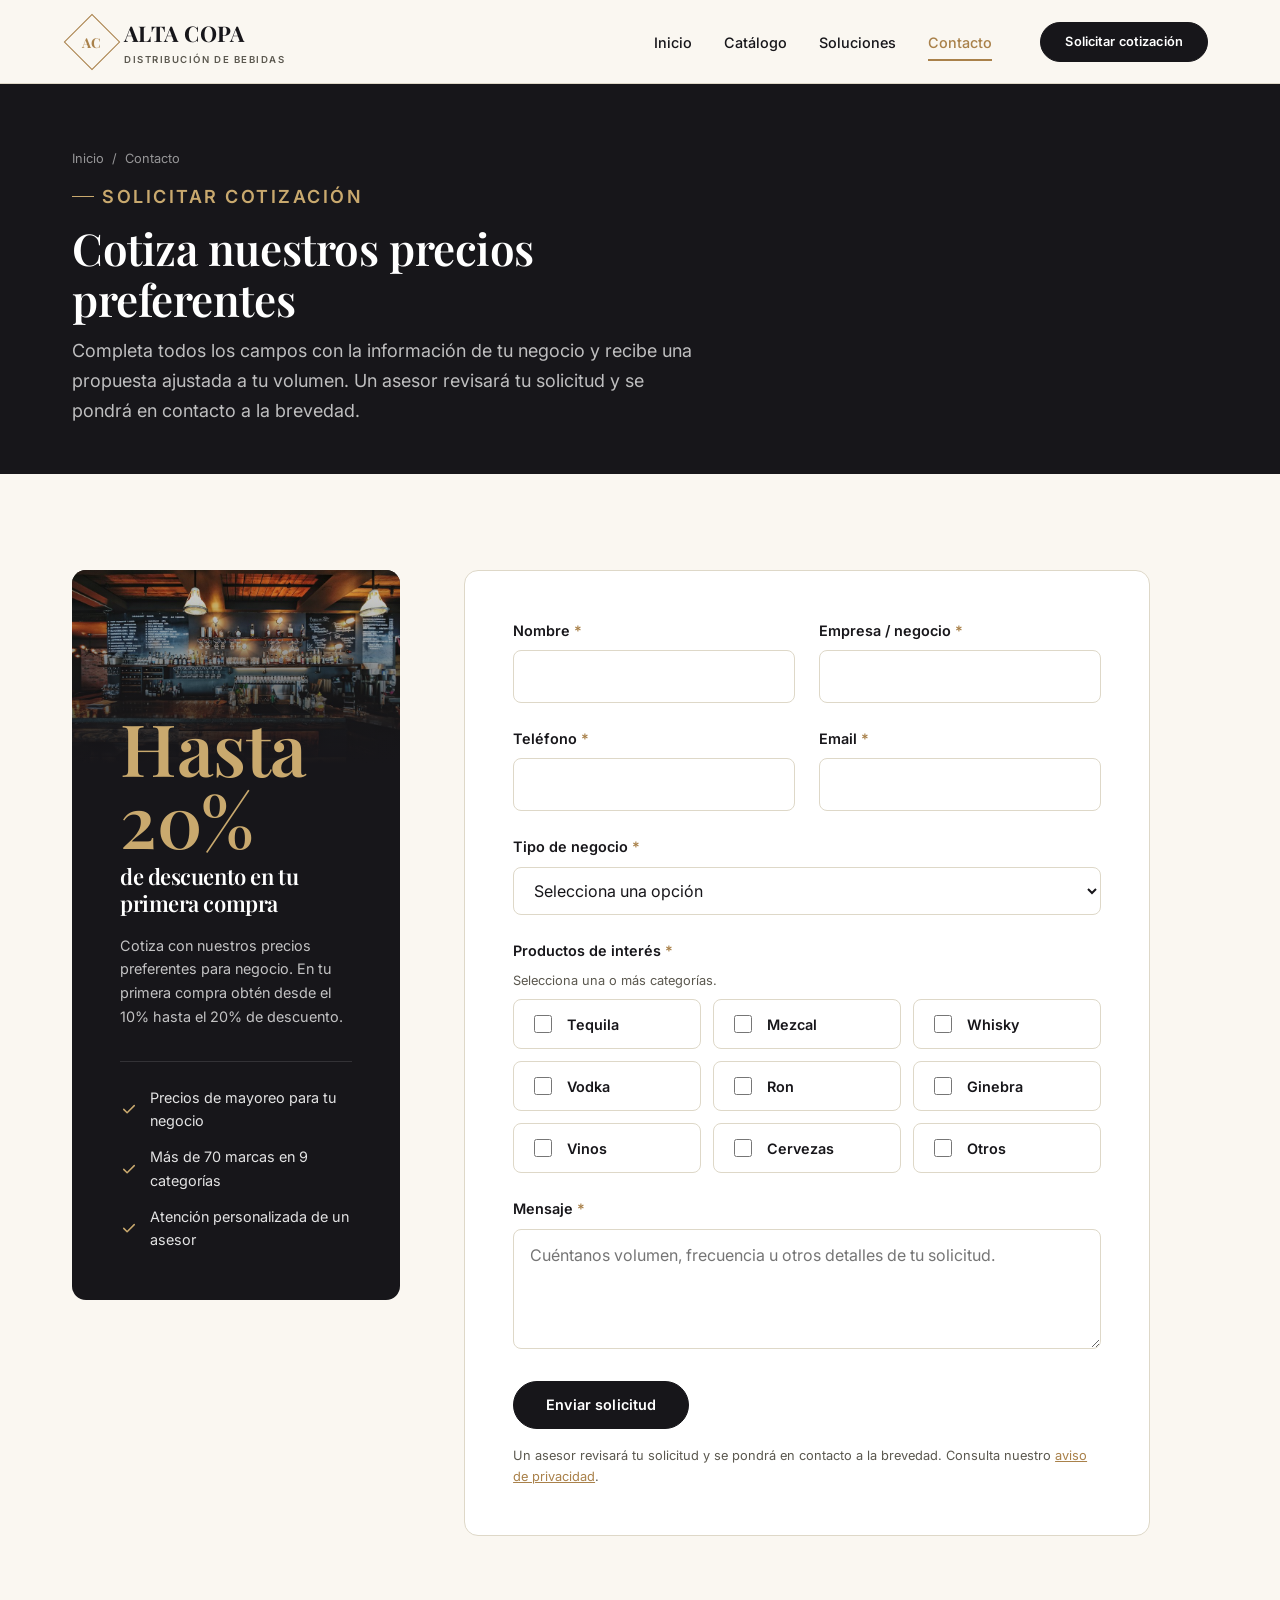
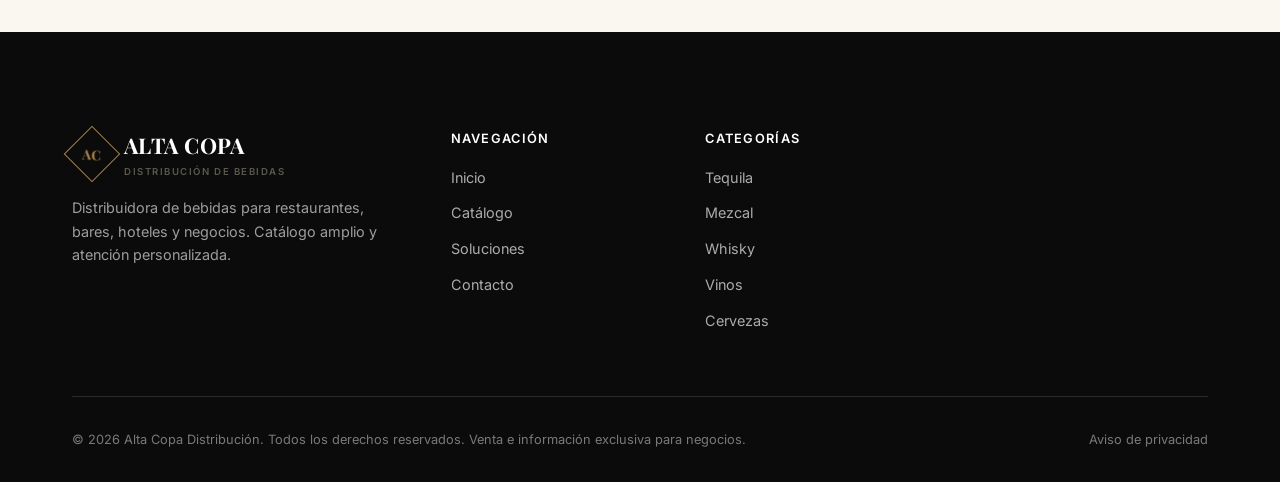
<file: contacto.html>
<!DOCTYPE html>
<html lang="es">
<head>
<meta charset="UTF-8">
<meta name="viewport" content="width=device-width, initial-scale=1">
<title>Contacto y cotización — Alta Copa Distribución</title>
<meta name="description" content="Solicita una cotización de bebidas para tu negocio. Contáctanos por WhatsApp, teléfono, email o formulario y un asesor te responderá a la brevedad.">
<meta name="robots" content="index, follow">
<link rel="canonical" href="https://www.altacopa.mx/contacto.html">
<meta name="theme-color" content="#0b0b0c">
<meta property="og:type" content="website">
<meta property="og:site_name" content="Alta Copa Distribución">
<meta property="og:locale" content="es_MX">
<meta property="og:title" content="Contacto y cotización — Alta Copa Distribución">
<meta property="og:description" content="Solicita una cotización de bebidas para tu negocio. Contáctanos por WhatsApp, teléfono, email o formulario.">
<meta property="og:url" content="https://www.altacopa.mx/contacto.html">
<meta property="og:image" content="https://www.altacopa.mx/assets/images/hero-bar.jpg">
<meta name="twitter:card" content="summary_large_image">
<meta name="twitter:title" content="Contacto y cotización — Alta Copa Distribución">
<meta name="twitter:description" content="Solicita una cotización de bebidas para tu negocio. Contáctanos por WhatsApp, teléfono, email o formulario.">
<meta name="twitter:image" content="https://www.altacopa.mx/assets/images/hero-bar.jpg">
<link rel="icon" type="image/svg+xml" href="assets/favicon.svg">
<link rel="stylesheet" href="css/styles.css">
</head>
<body>
<a class="skip-link" href="#main">Saltar al contenido principal</a>

<header class="site-header">
  <div class="container">
    <a class="brand" href="index.html">
      <span class="brand-mark" aria-hidden="true"><span>AC</span></span>
      <span>ALTA COPA<small>Distribución de bebidas</small></span>
    </a>
    <nav class="main-nav" aria-label="Navegación principal">
      <ul class="nav-links">
        <li><a href="index.html">Inicio</a></li>
        <li><a href="catalogo.html">Catálogo</a></li>
        <li><a href="soluciones.html">Soluciones</a></li>
        <li><a href="contacto.html" aria-current="page">Contacto</a></li>
        <li class="nav-cta"><a href="contacto.html">Solicitar cotización</a></li>
      </ul>
      <div class="header-actions">
        <a class="btn btn-primary btn-sm" href="contacto.html">Solicitar cotización</a>
        <button class="nav-toggle" type="button" aria-expanded="false" aria-controls="nav-links" aria-label="Abrir menú de navegación">
          <svg class="icon icon-menu" viewBox="0 0 24 24" aria-hidden="true"><path d="M3 6h18"/><path d="M3 12h18"/><path d="M3 18h18"/></svg>
          <svg class="icon icon-close" viewBox="0 0 24 24" aria-hidden="true"><path d="M6 6l12 12"/><path d="M18 6L6 18"/></svg>
        </button>
      </div>
    </nav>
  </div>
</header>

<main id="main">

  <section class="page-header">
    <div class="container">
      <div class="breadcrumbs"><a href="index.html">Inicio</a><span aria-hidden="true">/</span><span>Contacto</span></div>
      <p class="eyebrow">Solicitar cotización</p>
      <h1>Cotiza nuestros precios preferentes</h1>
      <p>Completa todos los campos con la información de tu negocio y recibe una propuesta ajustada a tu volumen. Un asesor revisará tu solicitud y se pondrá en contacto a la brevedad.</p>
    </div>
  </section>

  <section class="section">
    <div class="container">
      <div class="contact-layout">

        <!-- ===== Oferta de primera compra ===== -->
        <aside class="offer-panel" aria-labelledby="offer-title" data-reveal>
          <div class="offer-media" aria-hidden="true">
            <img src="assets/images/hero-bar-mobile.jpg" alt="" width="900" height="675" loading="lazy">
          </div>
          <div class="offer-body">
            <h2 id="offer-title" class="offer-title">
              <span class="offer-figure">Hasta 20%</span>
              <span class="offer-caption">de descuento en tu primera compra</span>
            </h2>
            <p class="offer-text">Cotiza con nuestros precios preferentes para negocio. En tu primera compra obtén desde el 10% hasta el 20% de descuento.</p>
            <ul class="offer-perks">
              <li><svg class="icon" viewBox="0 0 24 24" aria-hidden="true"><path d="M5 12.5l4.5 4.5L19 7.5"/></svg>Precios de mayoreo para tu negocio</li>
              <li><svg class="icon" viewBox="0 0 24 24" aria-hidden="true"><path d="M5 12.5l4.5 4.5L19 7.5"/></svg>Más de 70 marcas en 9 categorías</li>
              <li><svg class="icon" viewBox="0 0 24 24" aria-hidden="true"><path d="M5 12.5l4.5 4.5L19 7.5"/></svg>Atención personalizada de un asesor</li>
            </ul>
          </div>
        </aside>

        <!-- ===== Formulario ===== -->
        <div data-reveal>
          <div id="form-error-summary" class="form-summary" role="alert" aria-live="assertive"></div>

          <form id="quote-form" class="quote-form" novalidate>
            <!-- Reemplaza el valor por tu Access Key de web3forms.com (ver README) -->
            <input type="hidden" name="access_key" value="3e40f442-c090-4e6c-8433-9ef70f355c69">
            <input type="checkbox" name="botcheck" tabindex="-1" autocomplete="off" style="display:none" aria-hidden="true">

            <div class="form-grid">

              <div class="form-field">
                <label for="nombre">Nombre <span class="required">*</span></label>
                <input type="text" id="nombre" name="nombre" required autocomplete="name" aria-describedby="nombre-error">
                <span class="error-msg" id="nombre-error">Por favor ingresa tu nombre.</span>
              </div>

              <div class="form-field">
                <label for="empresa">Empresa / negocio <span class="required">*</span></label>
                <input type="text" id="empresa" name="empresa" required autocomplete="organization" aria-describedby="empresa-error">
                <span class="error-msg" id="empresa-error">Por favor ingresa el nombre de tu negocio.</span>
              </div>

              <div class="form-field">
                <label for="telefono">Teléfono <span class="required">*</span></label>
                <input type="tel" id="telefono" name="telefono" required autocomplete="tel" inputmode="tel" aria-describedby="telefono-error">
                <span class="error-msg" id="telefono-error">Ingresa un teléfono de al menos 10 dígitos.</span>
              </div>

              <div class="form-field">
                <label for="email">Email <span class="required">*</span></label>
                <input type="email" id="email" name="email" required autocomplete="email" aria-describedby="email-error">
                <span class="error-msg" id="email-error">Por favor ingresa un email válido.</span>
              </div>

              <div class="form-field full">
                <label for="tipo_negocio">Tipo de negocio <span class="required">*</span></label>
                <select id="tipo_negocio" name="tipo_negocio" required aria-describedby="tipo_negocio-error">
                  <option value="" selected disabled>Selecciona una opción</option>
                  <option value="Restaurante">Restaurante</option>
                  <option value="Bar">Bar</option>
                  <option value="Hotel">Hotel</option>
                  <option value="Centro nocturno">Centro nocturno</option>
                  <option value="Catering / eventos">Catering / eventos</option>
                  <option value="Otro">Otro</option>
                </select>
                <span class="error-msg" id="tipo_negocio-error">Por favor selecciona el tipo de negocio.</span>
              </div>

              <div class="form-field full">
                <label>Productos de interés <span class="required">*</span></label>
                <span class="hint">Selecciona una o más categorías.</span>
                <div class="checkbox-group">
                  <label class="checkbox-item"><input type="checkbox" name="productos" value="Tequila">Tequila</label>
                  <label class="checkbox-item"><input type="checkbox" name="productos" value="Mezcal">Mezcal</label>
                  <label class="checkbox-item"><input type="checkbox" name="productos" value="Whisky">Whisky</label>
                  <label class="checkbox-item"><input type="checkbox" name="productos" value="Vodka">Vodka</label>
                  <label class="checkbox-item"><input type="checkbox" name="productos" value="Ron">Ron</label>
                  <label class="checkbox-item"><input type="checkbox" name="productos" value="Ginebra">Ginebra</label>
                  <label class="checkbox-item"><input type="checkbox" name="productos" value="Vinos">Vinos</label>
                  <label class="checkbox-item"><input type="checkbox" name="productos" value="Cervezas">Cervezas</label>
                  <label class="checkbox-item"><input type="checkbox" name="productos" value="Otros">Otros</label>
                </div>
                <span class="error-msg" id="productos-error">Por favor selecciona al menos una categoría de productos.</span>
              </div>

              <div class="form-field full">
                <label for="mensaje">Mensaje <span class="required">*</span></label>
                <textarea id="mensaje" name="mensaje" required placeholder="Cuéntanos volumen, frecuencia u otros detalles de tu solicitud." aria-describedby="mensaje-error"></textarea>
                <span class="error-msg" id="mensaje-error">Por favor ingresa un mensaje con los detalles de tu solicitud.</span>
              </div>

            </div>

            <div class="form-actions">
              <button type="submit" class="btn btn-primary">Enviar solicitud</button>
              <span class="form-note">Un asesor revisará tu solicitud y se pondrá en contacto a la brevedad. Consulta nuestro <a href="aviso-privacidad.html">aviso de privacidad</a>.</span>
            </div>
          </form>

          <div id="form-success" class="form-success">
            <div class="icon-wrap"><svg class="icon" viewBox="0 0 24 24" aria-hidden="true"><path d="M20 6L9 17l-5-5"/></svg></div>
            <h3>¡Solicitud enviada!</h3>
            <p>Recibimos tu solicitud de cotización. Un asesor la revisará y se pondrá en contacto contigo a la brevedad.</p>
          </div>
        </div>

      </div>
    </div>
  </section>

</main>

<footer class="site-footer">
  <div class="container">
    <div class="footer-grid">
      <div class="footer-brand">
        <a class="brand" href="index.html">
          <span class="brand-mark" aria-hidden="true"><span>AC</span></span>
          <span>ALTA COPA<small>Distribución de bebidas</small></span>
        </a>
        <p>Distribuidora de bebidas para restaurantes, bares, hoteles y negocios. Catálogo amplio y atención personalizada.</p>
      </div>
      <div>
        <p class="footer-heading">Navegación</p>
        <ul class="footer-links">
          <li><a href="index.html">Inicio</a></li>
          <li><a href="catalogo.html">Catálogo</a></li>
          <li><a href="soluciones.html">Soluciones</a></li>
          <li><a href="contacto.html">Contacto</a></li>
        </ul>
      </div>
      <div>
        <p class="footer-heading">Categorías</p>
        <ul class="footer-links">
          <li><a href="catalogo.html?categoria=tequila">Tequila</a></li>
          <li><a href="catalogo.html?categoria=mezcal">Mezcal</a></li>
          <li><a href="catalogo.html?categoria=whisky">Whisky</a></li>
          <li><a href="catalogo.html?categoria=vinos">Vinos</a></li>
          <li><a href="catalogo.html?categoria=cervezas">Cervezas</a></li>
        </ul>
      </div>

    </div>
    <div class="footer-bottom">
      <span>&copy; <span data-year>2026</span> Alta Copa Distribución. Todos los derechos reservados. Venta e información exclusiva para negocios.</span>
      <span><a href="aviso-privacidad.html">Aviso de privacidad</a></span>
    </div>
  </div>
</footer>

<script src="js/main.js"></script>
</body>
</html>
</file>
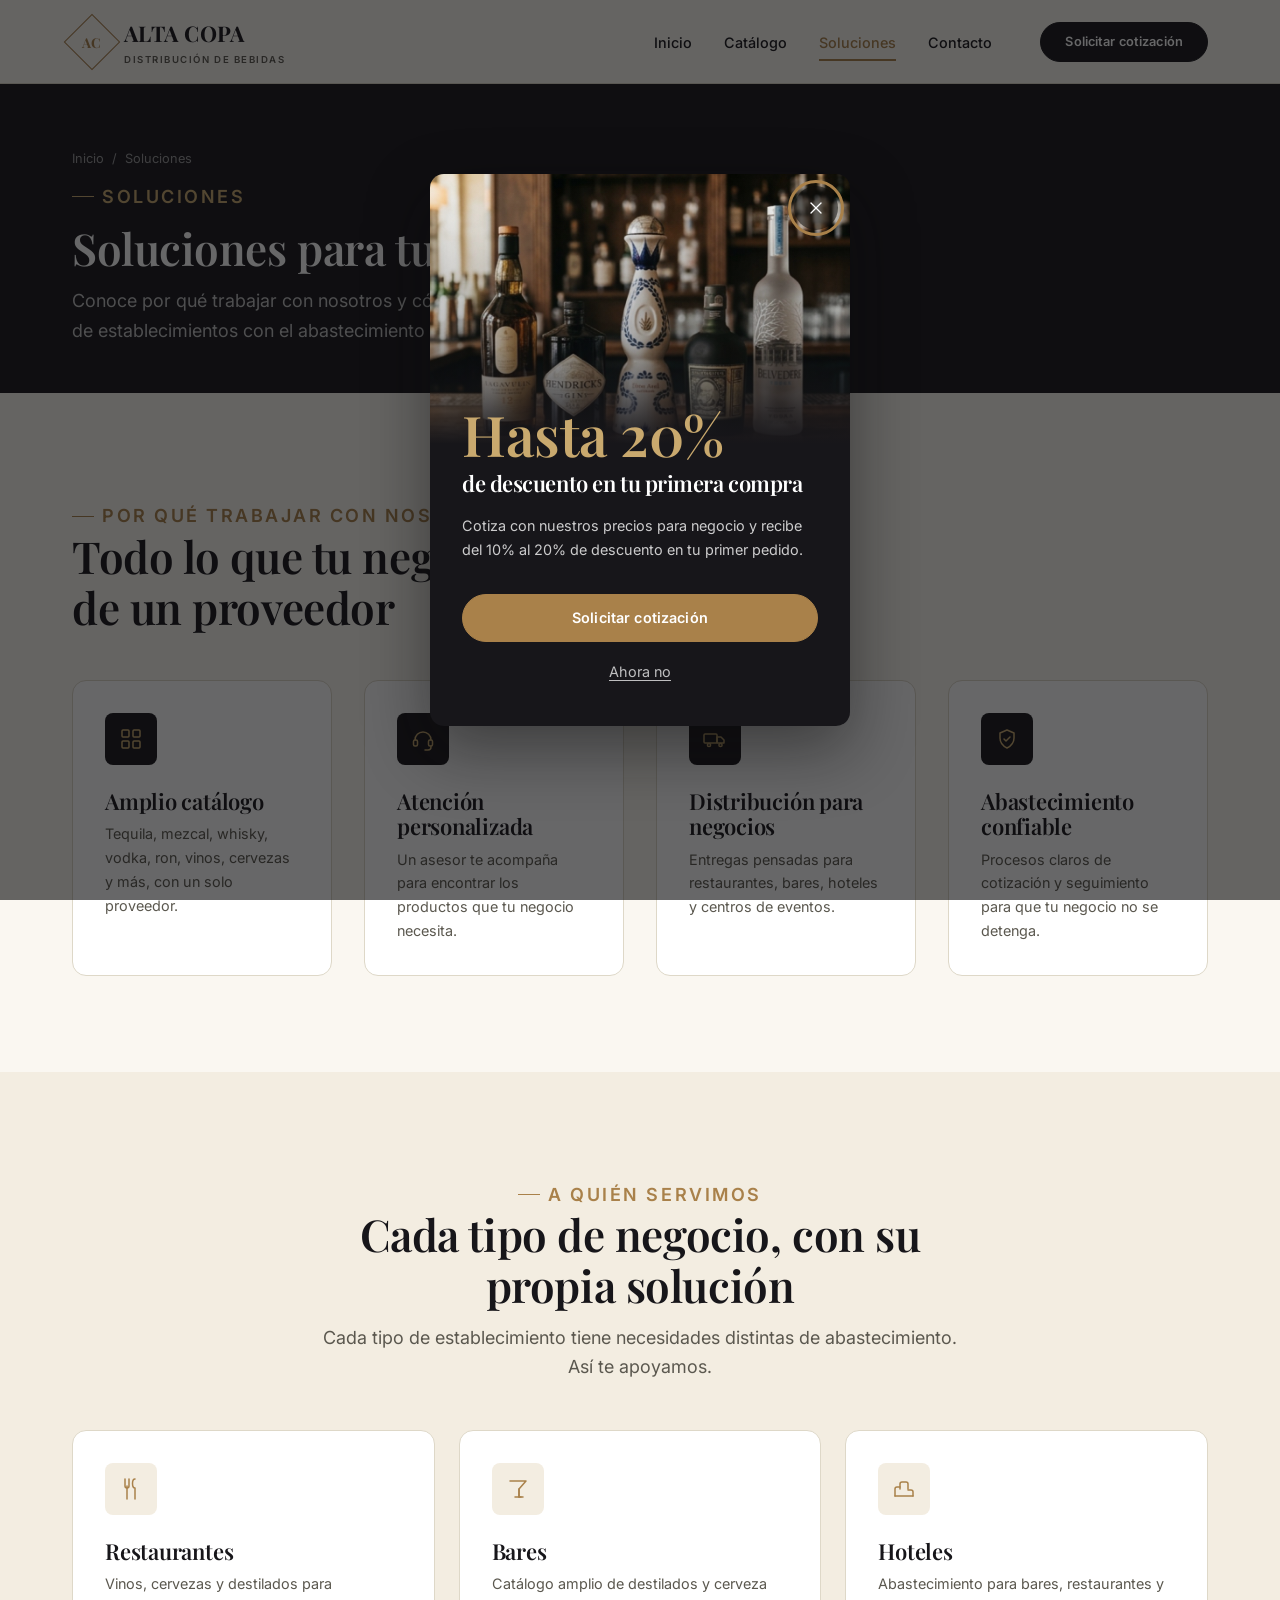
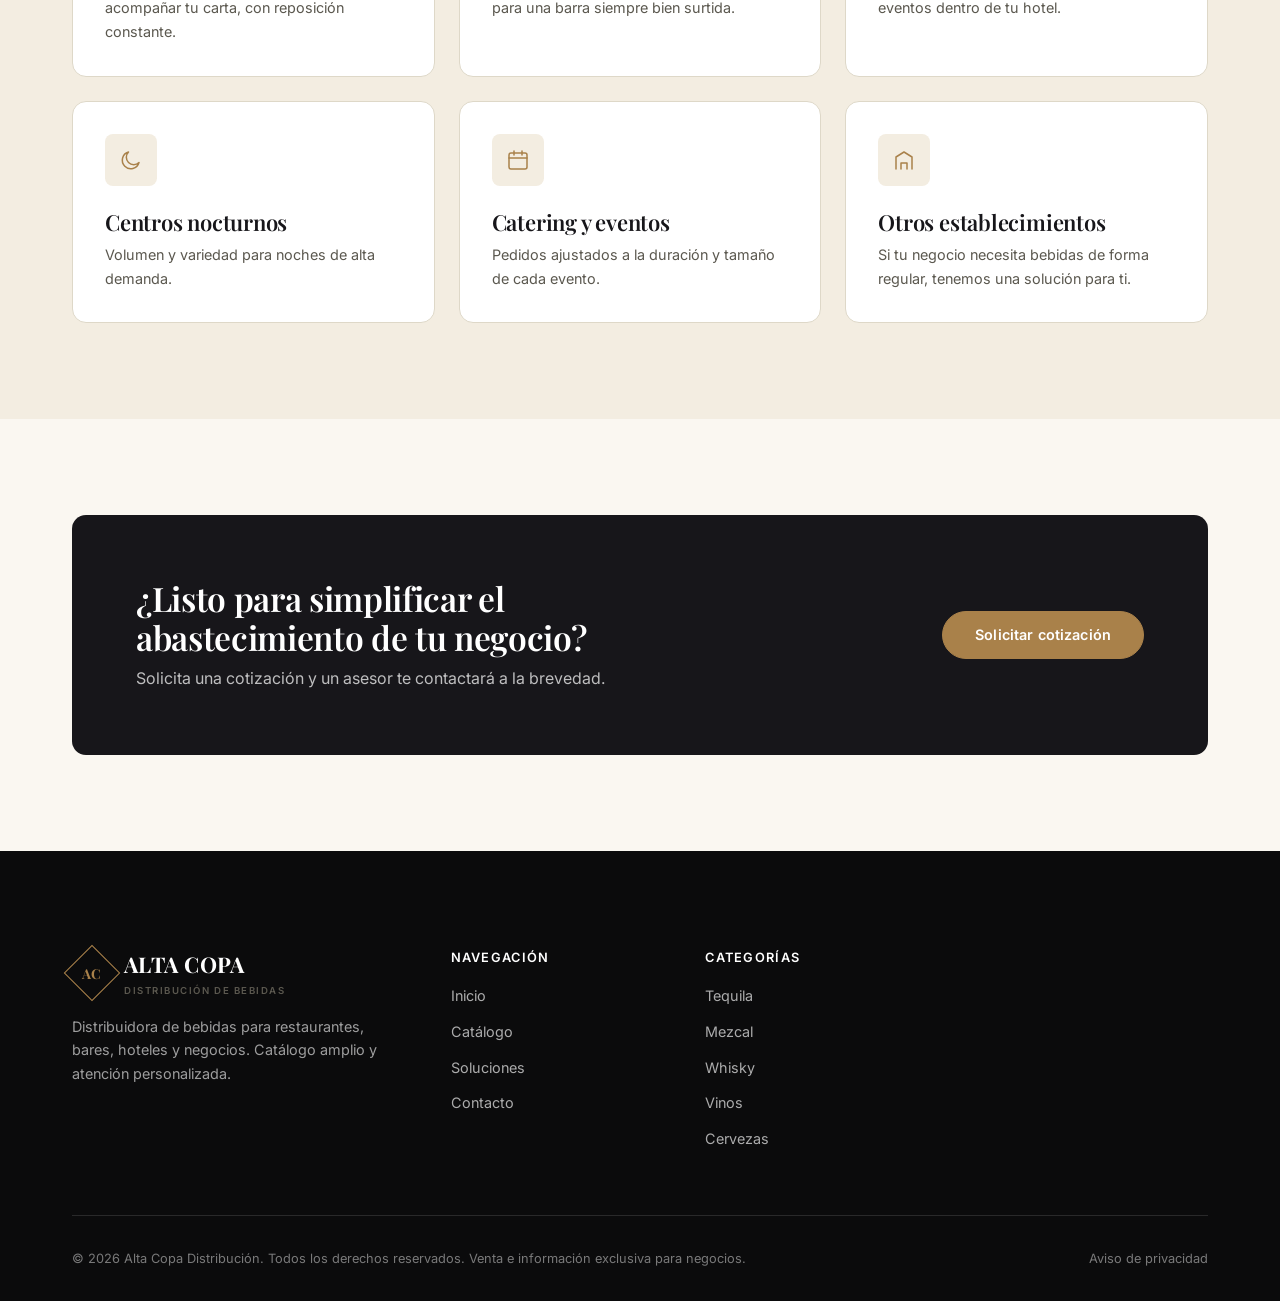
<file: soluciones.html>
<!DOCTYPE html>
<html lang="es">
<head>
<meta charset="UTF-8">
<meta name="viewport" content="width=device-width, initial-scale=1">
<title>Soluciones — Alta Copa Distribución</title>
<meta name="description" content="Por qué trabajar con Alta Copa Distribución y cómo apoyamos a restaurantes, bares, hoteles, centros nocturnos, catering y eventos con bebidas para tu negocio.">
<meta name="robots" content="index, follow">
<link rel="canonical" href="https://www.altacopa.mx/soluciones.html">
<meta name="theme-color" content="#0b0b0c">
<meta property="og:type" content="website">
<meta property="og:site_name" content="Alta Copa Distribución">
<meta property="og:locale" content="es_MX">
<meta property="og:title" content="Soluciones — Alta Copa Distribución">
<meta property="og:description" content="Por qué trabajar con Alta Copa Distribución y cómo apoyamos a restaurantes, bares, hoteles, centros nocturnos, catering y eventos con bebidas para tu negocio.">
<meta property="og:url" content="https://www.altacopa.mx/soluciones.html">
<meta property="og:image" content="https://www.altacopa.mx/assets/images/hero-bar.jpg">
<meta name="twitter:card" content="summary_large_image">
<meta name="twitter:title" content="Soluciones — Alta Copa Distribución">
<meta name="twitter:description" content="Por qué trabajar con Alta Copa Distribución y cómo apoyamos a restaurantes, bares, hoteles, centros nocturnos, catering y eventos con bebidas para tu negocio.">
<meta name="twitter:image" content="https://www.altacopa.mx/assets/images/hero-bar.jpg">
<link rel="icon" type="image/svg+xml" href="assets/favicon.svg">
<link rel="stylesheet" href="css/styles.css">
</head>
<body>
<a class="skip-link" href="#main">Saltar al contenido principal</a>

<header class="site-header">
  <div class="container">
    <a class="brand" href="index.html">
      <span class="brand-mark" aria-hidden="true"><span>AC</span></span>
      <span>ALTA COPA<small>Distribución de bebidas</small></span>
    </a>
    <nav class="main-nav" aria-label="Navegación principal">
      <ul class="nav-links">
        <li><a href="index.html">Inicio</a></li>
        <li><a href="catalogo.html">Catálogo</a></li>
        <li><a href="soluciones.html" aria-current="page">Soluciones</a></li>
        <li><a href="contacto.html">Contacto</a></li>
        <li class="nav-cta"><a href="contacto.html">Solicitar cotización</a></li>
      </ul>
      <div class="header-actions">
        <a class="btn btn-primary btn-sm" href="contacto.html">Solicitar cotización</a>
        <button class="nav-toggle" type="button" aria-expanded="false" aria-controls="nav-links" aria-label="Abrir menú de navegación">
          <svg class="icon icon-menu" viewBox="0 0 24 24" aria-hidden="true"><path d="M3 6h18"/><path d="M3 12h18"/><path d="M3 18h18"/></svg>
          <svg class="icon icon-close" viewBox="0 0 24 24" aria-hidden="true"><path d="M6 6l12 12"/><path d="M18 6L6 18"/></svg>
        </button>
      </div>
    </nav>
  </div>
</header>

<main id="main">

  <section class="page-header">
    <div class="container">
      <div class="breadcrumbs"><a href="index.html">Inicio</a><span aria-hidden="true">/</span><span>Soluciones</span></div>
      <p class="eyebrow">Soluciones</p>
      <h1>Soluciones para tu negocio</h1>
      <p>Conoce por qué trabajar con nosotros y cómo apoyamos a distintos tipos de establecimientos con el abastecimiento de bebidas.</p>
    </div>
  </section>

  <!-- ============ PROPUESTA DE VALOR ============ -->
  <section class="section">
    <div class="container">
      <div class="section-head" data-reveal>
        <p class="eyebrow">Por qué trabajar con nosotros</p>
        <h2>Todo lo que tu negocio necesita de un proveedor</h2>
      </div>
      <div class="value-grid">
        <div class="value-card" data-reveal>
          <div class="value-icon"><svg class="icon" viewBox="0 0 24 24" aria-hidden="true"><rect x="3" y="3" width="7" height="7" rx="1"/><rect x="14" y="3" width="7" height="7" rx="1"/><rect x="3" y="14" width="7" height="7" rx="1"/><rect x="14" y="14" width="7" height="7" rx="1"/></svg></div>
          <h3>Amplio catálogo</h3>
          <p>Tequila, mezcal, whisky, vodka, ron, vinos, cervezas y más, con un solo proveedor.</p>
        </div>
        <div class="value-card" data-reveal>
          <div class="value-icon"><svg class="icon" viewBox="0 0 24 24" aria-hidden="true"><path d="M4 13a8 8 0 0 1 16 0"/><rect x="2.5" y="13" width="4" height="6" rx="1.5"/><rect x="17.5" y="13" width="4" height="6" rx="1.5"/><path d="M20 19v1a3 3 0 0 1-3 3h-3"/></svg></div>
          <h3>Atención personalizada</h3>
          <p>Un asesor te acompaña para encontrar los productos que tu negocio necesita.</p>
        </div>
        <div class="value-card" data-reveal>
          <div class="value-icon"><svg class="icon" viewBox="0 0 24 24" aria-hidden="true"><rect x="1" y="7" width="13" height="9" rx="1"/><path d="M14 10h4l3 3v3h-7z"/><circle cx="6" cy="18" r="1.6"/><circle cx="17.5" cy="18" r="1.6"/></svg></div>
          <h3>Distribución para negocios</h3>
          <p>Entregas pensadas para restaurantes, bares, hoteles y centros de eventos.</p>
        </div>
        <div class="value-card" data-reveal>
          <div class="value-icon"><svg class="icon" viewBox="0 0 24 24" aria-hidden="true"><path d="M12 3l7 3v5c0 4.5-3 8-7 10-4-2-7-5.5-7-10V6z"/><path d="M9 12l2 2 4-4"/></svg></div>
          <h3>Abastecimiento confiable</h3>
          <p>Procesos claros de cotización y seguimiento para que tu negocio no se detenga.</p>
        </div>
      </div>
    </div>
  </section>

  <!-- ============ A QUIÉN SERVIMOS ============ -->
  <section class="section section-alt">
    <div class="container">
      <div class="section-head center" data-reveal>
        <p class="eyebrow">A quién servimos</p>
        <h2>Cada tipo de negocio, con su propia solución</h2>
        <p>Cada tipo de establecimiento tiene necesidades distintas de abastecimiento. Así te apoyamos.</p>
      </div>
      <div class="solutions-grid">
        <div class="solution-card" data-reveal>
          <div class="value-icon"><svg class="icon" viewBox="0 0 24 24" aria-hidden="true"><path d="M6 2v7a2 2 0 0 0 4 0V2"/><path d="M8 9v13"/><path d="M16 2c-1.4 0-2.5 1.6-2.5 4.5S14.6 11 16 11v11"/></svg></div>
          <h3>Restaurantes</h3>
          <p>Vinos, cervezas y destilados para acompañar tu carta, con reposición constante.</p>
        </div>
        <div class="solution-card" data-reveal>
          <div class="value-icon"><svg class="icon" viewBox="0 0 24 24" aria-hidden="true"><path d="M4 4h16l-7 8v8h4"/><path d="M9 20h6"/><path d="M13 12v8"/></svg></div>
          <h3>Bares</h3>
          <p>Catálogo amplio de destilados y cerveza para una barra siempre bien surtida.</p>
        </div>
        <div class="solution-card" data-reveal>
          <div class="value-icon"><svg class="icon" viewBox="0 0 24 24" aria-hidden="true"><path d="M3 19v-7a2 2 0 0 1 2-2h3"/><path d="M3 19h18"/><path d="M8 12V7a2 2 0 0 1 2-2h4a2 2 0 0 1 2 2v5"/><path d="M21 19v-4a2 2 0 0 0-2-2h-3"/></svg></div>
          <h3>Hoteles</h3>
          <p>Abastecimiento para bares, restaurantes y eventos dentro de tu hotel.</p>
        </div>
        <div class="solution-card" data-reveal>
          <div class="value-icon"><svg class="icon" viewBox="0 0 24 24" aria-hidden="true"><path d="M20 14.5A8.5 8.5 0 1 1 9.5 4a6.5 6.5 0 0 0 10.5 10.5z"/></svg></div>
          <h3>Centros nocturnos</h3>
          <p>Volumen y variedad para noches de alta demanda.</p>
        </div>
        <div class="solution-card" data-reveal>
          <div class="value-icon"><svg class="icon" viewBox="0 0 24 24" aria-hidden="true"><rect x="3" y="5" width="18" height="16" rx="2"/><path d="M3 10h18"/><path d="M8 3v4"/><path d="M16 3v4"/></svg></div>
          <h3>Catering y eventos</h3>
          <p>Pedidos ajustados a la duración y tamaño de cada evento.</p>
        </div>
        <div class="solution-card" data-reveal>
          <div class="value-icon"><svg class="icon" viewBox="0 0 24 24" aria-hidden="true"><path d="M4 21V9l8-5 8 5v12"/><path d="M9 21v-6h6v6"/></svg></div>
          <h3>Otros establecimientos</h3>
          <p>Si tu negocio necesita bebidas de forma regular, tenemos una solución para ti.</p>
        </div>
      </div>
    </div>
  </section>

  <!-- ============ CTA FINAL ============ -->
  <section class="section">
    <div class="container">
      <div class="cta-banner" data-reveal>
        <div>
          <h2>¿Listo para simplificar el abastecimiento de tu negocio?</h2>
          <p>Solicita una cotización y un asesor te contactará a la brevedad.</p>
        </div>
        <div class="cta-actions">
          <a class="btn btn-gold" href="contacto.html">Solicitar cotización</a>
        </div>
      </div>
    </div>
  </section>

</main>

<footer class="site-footer">
  <div class="container">
    <div class="footer-grid">
      <div class="footer-brand">
        <a class="brand" href="index.html">
          <span class="brand-mark" aria-hidden="true"><span>AC</span></span>
          <span>ALTA COPA<small>Distribución de bebidas</small></span>
        </a>
        <p>Distribuidora de bebidas para restaurantes, bares, hoteles y negocios. Catálogo amplio y atención personalizada.</p>
      </div>
      <div>
        <p class="footer-heading">Navegación</p>
        <ul class="footer-links">
          <li><a href="index.html">Inicio</a></li>
          <li><a href="catalogo.html">Catálogo</a></li>
          <li><a href="soluciones.html">Soluciones</a></li>
          <li><a href="contacto.html">Contacto</a></li>
        </ul>
      </div>
      <div>
        <p class="footer-heading">Categorías</p>
        <ul class="footer-links">
          <li><a href="catalogo.html?categoria=tequila">Tequila</a></li>
          <li><a href="catalogo.html?categoria=mezcal">Mezcal</a></li>
          <li><a href="catalogo.html?categoria=whisky">Whisky</a></li>
          <li><a href="catalogo.html?categoria=vinos">Vinos</a></li>
          <li><a href="catalogo.html?categoria=cervezas">Cervezas</a></li>
        </ul>
      </div>

    </div>
    <div class="footer-bottom">
      <span>&copy; <span data-year>2026</span> Alta Copa Distribución. Todos los derechos reservados. Venta e información exclusiva para negocios.</span>
      <span><a href="aviso-privacidad.html">Aviso de privacidad</a></span>
    </div>
  </div>
</footer>


<script src="js/main.js"></script>
</body>
</html>
</file>
<file: css/styles.css>
/* =========================================================
   ALTA COPA DISTRIBUCIÓN — Hoja de estilos principal
   Estructura: Tokens → Reset → Tipografía → Utilidades →
   Componentes → Secciones → Páginas → Responsive
   ========================================================= */

@import url('https://fonts.googleapis.com/css2?family=Inter:wght@400;500;600;700&family=Playfair+Display:wght@500;600;700&display=swap');

/* ---------- 1. TOKENS ---------- */
:root{
  /* Color: negro/charcoal, blanco, grises, beige cálido, dorado discreto */
  --color-ink:        #17161a;
  --color-charcoal:   #221f1c;
  --color-charcoal-2: #2e2a25;
  --color-black:      #0b0b0c;
  --color-cream:      #faf7f1;
  --color-cream-2:    #f3ede1;
  --color-beige:      #e9dfc9;
  --color-white:      #ffffff;
  --color-gray-600:   #5b584f;
  --color-gray-400:   #8c887c;
  --color-gray-300:   #c9c3b4;
  --color-gray-200:   #ded8c8;
  --color-gold:       #a9814a;
  --color-gold-light: #c9a96e;
  --color-gold-deep:  #8c6a3a; /* dorado para texto sobre crema (contraste AA) */
  --color-danger:     #a4342a;
  --color-success:    #2f6f4e;

  --color-bg:          var(--color-cream);
  --color-bg-alt:      var(--color-cream-2);
  --color-surface:     var(--color-white);
  --color-text:        var(--color-ink);
  --color-text-muted:  var(--color-gray-600);
  --color-border:      var(--color-gray-200);

  /* Tipografía */
  --font-display: 'Playfair Display', Georgia, serif;
  --font-body: 'Inter', -apple-system, BlinkMacSystemFont, 'Segoe UI', sans-serif;

  --fs-xs: 0.8rem;
  --fs-sm: 0.9rem;
  --fs-base: 1rem;
  --fs-md: 1.125rem;
  --fs-lg: 1.375rem;
  --fs-xl: clamp(1.6rem, 1.3rem + 1.2vw, 2.1rem);
  --fs-2xl: clamp(2rem, 1.5rem + 2vw, 2.75rem);
  --fs-3xl: clamp(2.5rem, 1.8rem + 3vw, 3.75rem);

  --lh-tight: 1.15;
  --lh-snug: 1.35;
  --lh-body: 1.65;

  /* Espaciado (escala 4/8) */
  --space-1: 0.25rem;
  --space-2: 0.5rem;
  --space-3: 0.75rem;
  --space-4: 1rem;
  --space-5: 1.5rem;
  --space-6: 2rem;
  --space-7: 3rem;
  --space-8: 4rem;
  --space-9: 6rem;
  --space-10: 8rem;

  --radius-sm: 4px;
  --radius-md: 8px;
  --radius-lg: 14px;
  --radius-pill: 999px;

  --shadow-sm: 0 1px 3px rgba(11,11,12,0.08);
  --shadow-md: 0 8px 24px rgba(11,11,12,0.10);
  --shadow-lg: 0 20px 48px rgba(11,11,12,0.16);

  --container-max: 1200px;
  --transition: 220ms cubic-bezier(.4,0,.2,1);

  --z-header: 100;
  --z-overlay: 200;
  --z-toast: 300;
}

/* ---------- 2. RESET ---------- */
*, *::before, *::after{ box-sizing: border-box; }
html{
  scroll-behavior: smooth;
  -webkit-text-size-adjust: 100%;
}
body{
  margin: 0;
  font-family: var(--font-body);
  font-size: var(--fs-base);
  line-height: var(--lh-body);
  color: var(--color-text);
  background: var(--color-bg);
  min-height: 100dvh;
}
img{ max-width: 100%; display: block; }
a{ color: inherit; text-decoration: none; }
button{ font: inherit; color: inherit; background: none; border: none; cursor: pointer; }
ul{ margin: 0; padding: 0; list-style: none; }
h1,h2,h3,h4,p{ margin: 0; }
input, select, textarea{ font: inherit; color: inherit; }
svg{ display: block; }

:focus-visible{
  outline: 3px solid var(--color-gold);
  outline-offset: 3px;
  border-radius: 2px;
}

[data-reveal]{
  opacity: 0;
  transform: translateY(18px);
  transition: opacity 600ms ease, transform 600ms ease;
}
[data-reveal].is-visible{ opacity: 1; transform: none; }

@media (prefers-reduced-motion: reduce){
  *, *::before, *::after{
    animation-duration: 0.001ms !important;
    animation-iteration-count: 1 !important;
    transition-duration: 0.001ms !important;
    scroll-behavior: auto !important;
  }
}

/* ---------- 3. TIPOGRAFÍA ---------- */
h1,h2,h3,.font-display{
  font-family: var(--font-display);
  font-weight: 600;
  line-height: var(--lh-tight);
  color: var(--color-ink);
  letter-spacing: -0.01em;
}
h2{ font-size: var(--fs-2xl); }
h3{ font-size: var(--fs-lg); }
p{ color: var(--color-text-muted); }
.eyebrow{
  display: inline-flex;
  align-items: center;
  gap: var(--space-2);
  font-size: var(--fs-xs);
  font-weight: 600;
  letter-spacing: 0.14em;
  text-transform: uppercase;
  color: var(--color-gold);
}
.eyebrow::before{
  content: "";
  width: 22px;
  height: 1px;
  background: var(--color-gold);
}
.section-head{
  max-width: 640px;
  margin-bottom: var(--space-7);
}
.section-head.center{ margin-inline: auto; text-align: center; }
.section-head p{ margin-top: var(--space-3); font-size: var(--fs-md); text-wrap: pretty; }
.text-offer{ color: var(--color-gold-deep); font-weight: 600; }

/* ---------- 4. UTILIDADES ---------- */
.container{
  width: 100%;
  max-width: var(--container-max);
  margin-inline: auto;
  padding-inline: var(--space-6);
}
.section{ padding-block: var(--space-9); }
.section-alt{ background: var(--color-bg-alt); }
.visually-hidden{
  position: absolute;
  width: 1px; height: 1px;
  overflow: hidden;
  clip: rect(0 0 0 0);
  white-space: nowrap;
  border: 0; padding: 0; margin: -1px;
}
.skip-link{
  position: absolute;
  left: var(--space-4);
  top: -60px;
  background: var(--color-ink);
  color: var(--color-white);
  padding: var(--space-3) var(--space-5);
  border-radius: var(--radius-md);
  z-index: 1000;
  transition: top var(--transition);
}
.skip-link:focus{ top: var(--space-4); }
.icon{ width: 24px; height: 24px; stroke: currentColor; fill: none; stroke-width: 1.5; stroke-linecap: round; stroke-linejoin: round; flex-shrink: 0; }

/* ---------- 5. BOTONES ---------- */
.btn{
  display: inline-flex;
  align-items: center;
  justify-content: center;
  gap: var(--space-2);
  min-height: 48px;
  padding: 0 var(--space-6);
  border-radius: var(--radius-pill);
  font-weight: 600;
  font-size: var(--fs-sm);
  letter-spacing: 0.01em;
  cursor: pointer;
  transition: background var(--transition), color var(--transition), border-color var(--transition), transform var(--transition);
  white-space: nowrap;
}
.btn:active{ transform: translateY(1px); }
.btn-primary{
  background: var(--color-ink);
  color: var(--color-white);
  border: 1px solid var(--color-ink);
}
.btn-primary:hover{ background: var(--color-black); }
.btn-gold{
  background: var(--color-gold);
  color: var(--color-white);
  border: 1px solid var(--color-gold);
}
.btn-gold:hover{ background: #92703d; border-color: #92703d; }
.btn-outline{
  background: transparent;
  color: var(--color-white);
  border: 1px solid rgba(255,255,255,0.55);
}
.btn-outline:hover{ background: rgba(255,255,255,0.12); border-color: #fff; }
.btn-outline-dark{
  background: transparent;
  color: var(--color-ink);
  border: 1px solid var(--color-gray-300);
}
.btn-outline-dark:hover{ border-color: var(--color-ink); background: var(--color-cream-2); }
.btn-block{ width: 100%; }
.btn-sm{ min-height: 40px; padding: 0 var(--space-5); font-size: var(--fs-xs); }
.btn .icon{ width: 16px; height: 16px; }

/* ---------- 6. HEADER ---------- */
.site-header{
  position: sticky;
  top: 0;
  z-index: var(--z-header);
  border-bottom: 1px solid var(--color-border);
}
/* El desenfoque va en una capa aparte: backdrop-filter en el propio header
   lo vuelve contenedor del menú móvil (position: fixed) y ensancha la página. */
.site-header::before{
  content: "";
  position: absolute;
  inset: 0;
  z-index: -1;
  background: rgba(250,247,241,0.92);
  -webkit-backdrop-filter: blur(10px);
  backdrop-filter: blur(10px);
}
.site-header .container{
  display: flex;
  align-items: center;
  justify-content: space-between;
  padding-block: var(--space-4);
}
.brand{
  display: flex;
  align-items: center;
  gap: var(--space-3);
  font-family: var(--font-display);
  font-weight: 700;
  font-size: 1.35rem;
  letter-spacing: 0.02em;
  color: var(--color-ink);
}
.brand-mark{
  width: 40px; height: 40px;
  border: 1px solid var(--color-gold);
  transform: rotate(45deg);
  display: grid;
  place-items: center;
  flex-shrink: 0;
}
.brand-mark span{
  transform: rotate(-45deg);
  font-size: 0.85rem;
  font-weight: 700;
  color: var(--color-gold);
  letter-spacing: 0.02em;
}
.brand small{
  display: block;
  font-family: var(--font-body);
  font-size: 0.6rem;
  font-weight: 600;
  letter-spacing: 0.16em;
  color: var(--color-text-muted);
  text-transform: uppercase;
}

.main-nav{ display: flex; align-items: center; gap: var(--space-7); }
.nav-links{ display: flex; gap: var(--space-6); }
.nav-links li.nav-cta{ display: none; }
.nav-links a{
  font-size: var(--fs-sm);
  font-weight: 500;
  color: var(--color-text);
  padding-block: var(--space-2);
  border-bottom: 2px solid transparent;
  transition: color var(--transition), border-color var(--transition);
}
.nav-links a:hover, .nav-links a[aria-current="page"]{
  color: var(--color-gold);
  border-color: var(--color-gold);
}
.header-actions{ display: flex; align-items: center; gap: var(--space-4); }
.nav-toggle{
  display: none;
  width: 44px; height: 44px;
  align-items: center; justify-content: center;
  border-radius: var(--radius-md);
}
.nav-toggle:hover{ background: var(--color-cream-2); }
.nav-toggle .icon-close{ display: none; }
.nav-toggle[aria-expanded="true"] .icon-menu{ display: none; }
.nav-toggle[aria-expanded="true"] .icon-close{ display: block; }

/* ---------- 7. HERO ---------- */
.hero{
  position: relative;
  min-height: 88vh;
  min-height: 88dvh;
  display: flex;
  align-items: flex-end;
  color: var(--color-white);
  overflow: hidden;
}
.hero-media{ position: absolute; inset: 0; z-index: 0; }
.hero-media img{
  width: 100%; height: 100%; object-fit: cover; object-position: center 40%;
}
.hero-media::after{
  content: "";
  position: absolute; inset: 0;
  background:
    linear-gradient(0deg, rgba(11,11,12,0.92) 0%, rgba(11,11,12,0.72) 38%, rgba(11,11,12,0.42) 68%, rgba(11,11,12,0.55) 100%);
}
.hero-content{
  position: relative;
  z-index: 1;
  padding-block: var(--space-9) var(--space-8);
  max-width: 760px;
}
.hero-content h1{
  color: var(--color-white);
  font-size: var(--fs-3xl);
  margin-block: var(--space-4) var(--space-5);
}
.hero-content .eyebrow{ color: var(--color-gold-light); }
.hero-content .eyebrow::before{ background: var(--color-gold-light); }
.hero-content p{
  color: rgba(255,255,255,0.86);
  font-size: var(--fs-md);
  max-width: 560px;
}
.hero-cta{ display: flex; flex-wrap: wrap; gap: var(--space-4); margin-top: var(--space-7); }

/* ---------- 8. VALUE PROP ---------- */
.value-grid{
  display: grid;
  grid-template-columns: repeat(4, 1fr);
  gap: var(--space-6);
}
.value-card{
  background: var(--color-surface);
  border: 1px solid var(--color-border);
  border-radius: var(--radius-lg);
  padding: var(--space-6);
  transition: transform var(--transition), box-shadow var(--transition), border-color var(--transition);
}
.value-card:hover{ transform: translateY(-4px); box-shadow: var(--shadow-md); border-color: var(--color-gold); }
.value-icon{
  width: 52px; height: 52px;
  border-radius: var(--radius-md);
  background: var(--color-ink);
  color: var(--color-gold-light);
  display: grid; place-items: center;
  margin-bottom: var(--space-5);
}
.value-card h3{ margin-bottom: var(--space-2); }
.value-card p{ font-size: var(--fs-sm); }

/* ---------- 9. CATÁLOGO (grid en home y página) ---------- */
.catalog-grid{
  display: grid;
  grid-template-columns: repeat(3, 1fr);
  gap: var(--space-5);
}
.catalog-card{
  position: relative;
  background: var(--color-ink);
  color: var(--color-white);
  border-radius: var(--radius-lg);
  padding: var(--space-6);
  min-height: 190px;
  display: flex;
  flex-direction: column;
  justify-content: space-between;
  overflow: hidden;
  transition: transform var(--transition), box-shadow var(--transition);
}
.catalog-card::before{
  content: "";
  position: absolute; inset: 0;
  background: linear-gradient(155deg, rgba(169,129,74,0.28), transparent 60%);
  opacity: 0;
  transition: opacity var(--transition);
}
.catalog-card:hover{ transform: translateY(-4px); box-shadow: var(--shadow-lg); }
.catalog-card:hover::before{ opacity: 1; }
.catalog-card .icon{ width: 30px; height: 30px; color: var(--color-gold-light); position: relative; z-index: 1; }
.catalog-card h3{ color: var(--color-white); font-size: var(--fs-md); position: relative; z-index: 1; }
.catalog-card p{ color: rgba(255,255,255,0.68); font-size: var(--fs-xs); position: relative; z-index: 1; margin-top: var(--space-1); }
.catalog-card .card-footer{
  position: relative; z-index: 1;
  display: flex; align-items: center; gap: var(--space-2);
  font-size: var(--fs-xs); font-weight: 600; color: var(--color-gold-light);
  margin-top: var(--space-5);
}
.catalog-card .card-footer .icon{ width: 16px; height: 16px; transition: transform var(--transition); }
.catalog-card:hover .card-footer .icon{ transform: translateX(4px); }

.catalog-more{ text-align: center; margin-top: var(--space-8); }

/* ---------- 10. SOLUCIONES ---------- */
.solutions-grid{
  display: grid;
  grid-template-columns: repeat(3, 1fr);
  gap: var(--space-5);
}
.solution-card{
  background: var(--color-surface);
  border: 1px solid var(--color-border);
  border-radius: var(--radius-lg);
  padding: var(--space-6);
  height: 100%;
}
.solution-card .value-icon{ background: var(--color-cream-2); color: var(--color-gold); }
.solution-card h3{ margin-bottom: var(--space-2); }
.solution-card p{ font-size: var(--fs-sm); }

/* ---------- 11. CTA BANNER ---------- */
.cta-banner{
  background: var(--color-ink);
  color: var(--color-white);
  border-radius: var(--radius-lg);
  padding: var(--space-8);
  display: flex;
  align-items: center;
  justify-content: space-between;
  gap: var(--space-6);
  flex-wrap: wrap;
}
.cta-banner h2{ color: var(--color-white); font-size: var(--fs-xl); max-width: 560px; }
.cta-banner p{ color: rgba(255,255,255,0.72); margin-top: var(--space-2); }
.cta-actions{ display: flex; gap: var(--space-4); flex-wrap: wrap; }

/* ---------- 12. FOOTER ---------- */
.site-footer{
  background: var(--color-black);
  color: rgba(255,255,255,0.66);
  padding-block: var(--space-9) var(--space-6);
  font-size: var(--fs-sm);
}
.footer-grid{
  display: grid;
  grid-template-columns: 1.6fr 1fr 1fr 1.2fr;
  gap: var(--space-7);
  padding-bottom: var(--space-8);
  border-bottom: 1px solid rgba(255,255,255,0.12);
}
.footer-brand .brand{ color: var(--color-white); }
.footer-brand p{ margin-top: var(--space-4); color: rgba(255,255,255,0.6); max-width: 320px; }
.footer-heading{
  color: var(--color-white);
  font-size: var(--fs-xs);
  font-weight: 600;
  text-transform: uppercase;
  letter-spacing: 0.1em;
  margin-bottom: var(--space-4);
}
.footer-links li + li{ margin-top: var(--space-3); }
.footer-links a{ transition: color var(--transition); }
.footer-links a:hover{ color: var(--color-gold-light); }
.footer-contact li{ display: flex; align-items: flex-start; gap: var(--space-3); }
.footer-contact li + li{ margin-top: var(--space-4); }
.footer-contact .icon{ width: 18px; height: 18px; color: var(--color-gold-light); margin-top: 2px; }
.footer-bottom{
  display: flex; justify-content: space-between; align-items: center;
  padding-top: var(--space-6);
  font-size: var(--fs-xs);
  color: rgba(255,255,255,0.45);
  flex-wrap: wrap; gap: var(--space-3);
}
.footer-bottom a{ transition: color var(--transition); }
.footer-bottom a:hover{ color: var(--color-gold-light); }

/* ---------- 13. PAGE HEADER (páginas internas) ---------- */
.page-header{
  background: var(--color-ink);
  color: var(--color-white);
  padding-block: var(--space-8) var(--space-7);
}
.page-header .eyebrow{ color: var(--color-gold-light); }
.page-header .eyebrow::before{ background: var(--color-gold-light); }
.page-header h1{ color: var(--color-white); font-size: var(--fs-2xl); margin-top: var(--space-3); max-width: 640px; }
.page-header p{ color: rgba(255,255,255,0.72); margin-top: var(--space-3); max-width: 620px; font-size: var(--fs-md); }
.breadcrumbs{ display: flex; gap: var(--space-2); font-size: var(--fs-xs); color: rgba(255,255,255,0.55); }
.breadcrumbs a:hover{ color: var(--color-gold-light); }

/* ---------- 14. CATÁLOGO — filtros ---------- */
.filter-bar{
  display: flex;
  flex-wrap: wrap;
  gap: var(--space-3);
  margin-bottom: var(--space-7);
}
.filter-btn{
  min-height: 44px;
  padding: 0 var(--space-5);
  border-radius: var(--radius-pill);
  border: 1px solid var(--color-border);
  background: var(--color-surface);
  font-size: var(--fs-sm);
  font-weight: 500;
  color: var(--color-text-muted);
  transition: background var(--transition), color var(--transition), border-color var(--transition);
}
.filter-btn:hover{ border-color: var(--color-gold); color: var(--color-ink); }
.filter-btn[aria-pressed="true"]{
  background: var(--color-ink);
  border-color: var(--color-ink);
  color: var(--color-white);
}
.catalog-full-grid{
  display: grid;
  grid-template-columns: repeat(3, 1fr);
  gap: var(--space-5);
}
.product-card{
  background: var(--color-surface);
  border: 1px solid var(--color-border);
  border-radius: var(--radius-lg);
  display: flex;
  flex-direction: column;
  overflow: hidden;
  transition: box-shadow var(--transition), transform var(--transition), border-color var(--transition);
}
.product-card:hover{ box-shadow: var(--shadow-md); transform: translateY(-3px); border-color: var(--color-gold); }

/* Foto de categoría: la fotografía real de producto lleva el nombre
   sobrepuesto (velo degradado + tipografía) en vez de un encabezado
   plano debajo — así la imagen hace el trabajo visual. */
.product-photo{
  position: relative;
  aspect-ratio: 1 / 1;
  background: var(--color-cream-2);
  overflow: hidden;
}
.product-photo img{
  width: 100%;
  height: 100%;
  object-fit: cover;
  display: block;
  transition: transform 600ms ease;
}
.product-card:hover .product-photo img{ transform: scale(1.06); }
.product-photo::after{
  content: "";
  position: absolute;
  inset: 0;
  background: linear-gradient(180deg, rgba(11,11,12,0) 42%, rgba(11,11,12,0.85) 100%);
  pointer-events: none;
}
.product-photo h3{
  position: absolute;
  left: var(--space-5);
  right: var(--space-5);
  bottom: var(--space-4);
  z-index: 1;
  display: flex;
  align-items: center;
  gap: var(--space-3);
  color: var(--color-white);
  font-size: var(--fs-lg);
}
.product-photo h3::before{
  content: "";
  width: 20px;
  height: 1px;
  background: var(--color-gold-light);
  flex-shrink: 0;
}

.card-body{
  display: flex;
  flex-direction: column;
  flex: 1;
  padding: var(--space-5) var(--space-6) var(--space-6);
}
.card-body p{ font-size: var(--fs-sm); }
.card-body .brand-label{
  display: inline-flex;
  align-items: center;
  gap: var(--space-2);
  margin-top: var(--space-5);
  margin-bottom: var(--space-1);
  font-size: var(--fs-xs);
  font-weight: 600;
  letter-spacing: 0.12em;
  text-transform: uppercase;
  color: var(--color-gold);
}
.card-body .brand-label::before{
  content: "";
  width: 16px;
  height: 1px;
  background: var(--color-gold);
  flex-shrink: 0;
}

/* Ficha destacada: rompe la monotonía de la grilla 3x3 con una sola
   categoría insignia (Tequila) en formato horizontal, más grande. */
.product-card.featured{
  grid-column: span 2;
  display: grid;
  grid-template-columns: 1.05fr 1fr;
}
.product-card.featured .product-photo{ aspect-ratio: auto; }
.product-card.featured .card-body{
  padding: var(--space-7) var(--space-7) var(--space-7) var(--space-6);
}
.product-card.featured .price-list{ flex-grow: 0; }
.product-card.featured .card-body .btn{ margin-top: auto; }
.product-card.featured .product-photo h3{
  left: var(--space-6);
  right: var(--space-6);
  bottom: var(--space-6);
  font-size: var(--fs-xl);
}
.brand-list{ flex-grow: 1; }
.brand-list li{
  display: flex;
  flex-wrap: wrap;
  align-items: center;
  gap: var(--space-1) var(--space-3);
  padding: var(--space-2) var(--space-2);
  margin-inline: calc(var(--space-2) * -1);
  border-radius: var(--radius-sm);
  border-bottom: 1px solid var(--color-border);
  transition: background var(--transition);
}
.brand-list li:last-child{ border-bottom: 0; }
.brand-list li:hover{ background: var(--color-cream-2); }
.brand-name{
  flex: 1 1 auto;
  min-width: 0;
  font-size: var(--fs-sm);
  font-weight: 500;
  color: var(--color-ink);
}
.brand-sizes{ display: flex; gap: var(--space-1); flex-shrink: 0; }
.size-chip{
  font-size: 0.7rem;
  font-variant-numeric: tabular-nums;
  line-height: 1.5;
  padding: 1px var(--space-2);
  border-radius: var(--radius-pill);
  border: 1px solid var(--color-border);
  background: var(--color-surface);
  color: var(--color-text-muted);
  white-space: nowrap;
  transition: border-color var(--transition), color var(--transition);
}
.brand-list li:hover .size-chip{ border-color: var(--color-gold); color: var(--color-ink); }

/* Lista de precios: por marca, una fila por presentación con mayoreo
   (el precio de negocio, destacado) y menudeo. */
.price-list{ flex-grow: 1; }
.price-head,
.price-row{
  display: grid;
  grid-template-columns: 1fr 4.75rem 4.75rem;
  align-items: center;
  column-gap: var(--space-2);
}
.price-head{
  padding-block: var(--space-2);
  border-bottom: 1px solid var(--color-border);
  font-size: 0.68rem;
  font-weight: 600;
  letter-spacing: 0.08em;
  text-transform: uppercase;
  color: var(--color-text-muted);
}
.price-head span:not(:first-child),
.price{ text-align: right; }
.price-brands li{
  padding: var(--space-2);
  margin-inline: calc(var(--space-2) * -1);
  border-radius: var(--radius-sm);
  border-bottom: 1px solid var(--color-border);
  transition: background var(--transition);
}
.price-brands li:last-child{ border-bottom: 0; }
.price-brands li:hover{ background: var(--color-cream-2); }
.price-brands li:hover .size-chip{ border-color: var(--color-gold); color: var(--color-ink); }
.card-body .price-brand{
  margin-bottom: 2px;
  font-weight: 500;
  color: var(--color-ink);
}
.price-row + .price-row{ margin-top: 2px; }
.price-row .size-chip{ justify-self: start; }
.price{
  font-size: var(--fs-sm);
  font-variant-numeric: tabular-nums;
  white-space: nowrap;
  color: var(--color-text-muted);
}
.price-wholesale{ font-weight: 600; color: var(--color-ink); }
.price-ask{
  grid-column: 2 / -1;
  text-align: right;
  font-size: var(--fs-xs);
  font-style: italic;
  color: var(--color-text-muted);
}

/* Desplegable "Ver N marcas más" — <details> nativo, sin JS. */
.brand-more summary{
  display: inline-flex;
  align-items: center;
  gap: var(--space-1);
  margin-block: var(--space-2);
  padding-block: var(--space-1);
  list-style: none;
  cursor: pointer;
  font-size: var(--fs-xs);
  font-weight: 600;
  letter-spacing: 0.06em;
  text-transform: uppercase;
  color: var(--color-gold);
  transition: color var(--transition);
}
.brand-more summary::-webkit-details-marker{ display: none; }
.brand-more summary:hover{ color: var(--color-ink); }
.brand-more summary:focus-visible{ outline: 2px solid var(--color-gold); outline-offset: 3px; border-radius: var(--radius-sm); }
.brand-more summary .icon{ width: 14px; height: 14px; transition: transform var(--transition); }
.brand-more[open] summary .icon{ transform: rotate(180deg); }
.brand-more .more-open,
.brand-more[open] .more-closed{ display: none; }
.brand-more[open] .more-open{ display: inline; }
.product-tags{ display: flex; flex-wrap: wrap; gap: var(--space-2); margin-block: var(--space-4); }
.product-tag{
  font-size: var(--fs-xs);
  padding: var(--space-1) var(--space-3);
  border-radius: var(--radius-pill);
  background: var(--color-cream-2);
  color: var(--color-text-muted);
}
.card-body .btn{ margin-top: var(--space-2); align-self: flex-start; }

/* Entrada escalonada de las fichas al hacer scroll (usa el mismo
   mecanismo [data-reveal] / IntersectionObserver ya existente en main.js) */
.catalog-full-grid .product-card:nth-child(1){ transition-delay: 0ms; }
.catalog-full-grid .product-card:nth-child(2){ transition-delay: 60ms; }
.catalog-full-grid .product-card:nth-child(3){ transition-delay: 120ms; }
.catalog-full-grid .product-card:nth-child(4){ transition-delay: 60ms; }
.catalog-full-grid .product-card:nth-child(5){ transition-delay: 120ms; }
.catalog-full-grid .product-card:nth-child(6){ transition-delay: 180ms; }
.catalog-full-grid .product-card:nth-child(7){ transition-delay: 60ms; }
.catalog-full-grid .product-card:nth-child(8){ transition-delay: 120ms; }
.catalog-full-grid .product-card:nth-child(9){ transition-delay: 180ms; }

.catalog-note{
  margin-top: var(--space-8);
  background: var(--color-bg-alt);
  border: 1px solid var(--color-border);
  border-radius: var(--radius-lg);
  padding: var(--space-6);
  display: flex;
  align-items: center;
  gap: var(--space-5);
  flex-wrap: wrap;
  justify-content: space-between;
}
.catalog-note p{ max-width: 480px; }

/* ---------- 15. CONTACTO ---------- */
.contact-layout{
  display: grid;
  grid-template-columns: 0.85fr 1.15fr;
  gap: var(--space-8);
  align-items: start;
}
/* Panel de oferta: la foto del bar se funde en carbón y la cifra del
   descuento es la protagonista. Acompaña al formulario al hacer scroll. */
.offer-panel{
  position: sticky;
  top: var(--space-9);
  overflow: hidden;
  border-radius: var(--radius-lg);
  background: var(--color-ink);
  color: var(--color-white);
}
.offer-media{ position: relative; aspect-ratio: 16 / 10; }
.offer-media img{ width: 100%; height: 100%; object-fit: cover; }
.offer-media::after{
  content: "";
  position: absolute;
  inset: 0 0 -1px;
  background: linear-gradient(180deg, rgba(23,22,26,0.05) 0%, rgba(23,22,26,0.6) 62%, var(--color-ink) 94%);
}
.offer-body{
  position: relative;
  margin-top: calc(var(--space-8) * -1);
  padding: 0 var(--space-7) var(--space-7);
}
.offer-title{ display: flex; flex-direction: column; gap: var(--space-2); color: var(--color-white); }
.offer-figure{
  font-size: clamp(3rem, 2.2rem + 3vw, 4.5rem);
  line-height: 1;
  color: var(--color-gold-light);
}
.offer-caption{ font-size: var(--fs-lg); line-height: 1.25; }
.offer-text{
  margin-top: var(--space-4);
  font-size: var(--fs-sm);
  line-height: 1.65;
  color: rgba(255,255,255,0.74);
}
.offer-perks{
  display: flex;
  flex-direction: column;
  gap: var(--space-3);
  margin-top: var(--space-6);
  padding-top: var(--space-5);
  border-top: 1px solid rgba(255,255,255,0.12);
}
.offer-perks li{
  display: flex;
  align-items: center;
  gap: var(--space-3);
  font-size: var(--fs-sm);
  color: rgba(255,255,255,0.88);
}
.offer-perks .icon{ width: 18px; height: 18px; stroke-width: 2; color: var(--color-gold-light); }

/* ---------- 16. FORMULARIO ---------- */
.quote-form{
  background: var(--color-surface);
  border: 1px solid var(--color-border);
  border-radius: var(--radius-lg);
  padding: var(--space-7);
}
.form-grid{
  display: grid;
  grid-template-columns: 1fr 1fr;
  gap: var(--space-5);
}
.form-field{ display: flex; flex-direction: column; gap: var(--space-2); }
.form-field.full{ grid-column: 1 / -1; }
.form-field label{
  font-size: var(--fs-sm);
  font-weight: 600;
  color: var(--color-ink);
}
.form-field .required{ color: var(--color-gold); }
.form-field input,
.form-field select,
.form-field textarea{
  min-height: 48px;
  padding: var(--space-3) var(--space-4);
  border: 1px solid var(--color-border);
  border-radius: var(--radius-md);
  background: var(--color-white);
  color: var(--color-ink);
  transition: border-color var(--transition), box-shadow var(--transition);
}
.form-field textarea{ min-height: 120px; resize: vertical; }
.form-field input:focus,
.form-field select:focus,
.form-field textarea:focus{
  border-color: var(--color-gold);
  box-shadow: 0 0 0 3px rgba(169,129,74,0.18);
  outline: none;
}
.form-field .hint{ font-size: var(--fs-xs); color: var(--color-text-muted); }
.form-field .error-msg{
  display: none;
  font-size: var(--fs-xs);
  color: var(--color-danger);
  align-items: center;
  gap: var(--space-2);
}
.form-field.has-error input,
.form-field.has-error select,
.form-field.has-error textarea{
  border-color: var(--color-danger);
}
.form-field.has-error .error-msg{ display: flex; }

.checkbox-group{
  display: grid;
  grid-template-columns: repeat(3, 1fr);
  gap: var(--space-3);
}
.checkbox-item{
  display: flex;
  align-items: center;
  gap: var(--space-3);
  padding: var(--space-3) var(--space-4);
  border: 1px solid var(--color-border);
  border-radius: var(--radius-md);
  cursor: pointer;
  transition: border-color var(--transition), background var(--transition);
  font-size: var(--fs-sm);
}
.checkbox-item:hover{ border-color: var(--color-gold); }
.checkbox-item input{ width: 18px; height: 18px; min-height: 0; padding: 0; accent-color: var(--color-gold); flex-shrink: 0; }
.checkbox-item:has(input:checked){ background: var(--color-cream-2); border-color: var(--color-gold); }

.form-summary{
  display: none;
  background: rgba(164,52,42,0.08);
  border: 1px solid var(--color-danger);
  border-radius: var(--radius-md);
  padding: var(--space-4) var(--space-5);
  margin-bottom: var(--space-5);
  font-size: var(--fs-sm);
  color: var(--color-danger);
}
.form-summary.show{ display: block; }
.form-summary ul{ margin-top: var(--space-2); padding-left: var(--space-5); list-style: disc; }
.form-actions{ margin-top: var(--space-6); display: flex; align-items: center; gap: var(--space-4); flex-wrap: wrap; }
.form-note{ font-size: var(--fs-xs); color: var(--color-text-muted); }
.form-note a{ color: var(--color-gold); text-decoration: underline; }

.form-success{
  display: none;
  text-align: center;
  padding: var(--space-9) var(--space-6);
}
.form-success.show{ display: block; }
.form-success .icon-wrap{
  width: 64px; height: 64px;
  border-radius: 50%;
  background: var(--color-cream-2);
  color: var(--color-success);
  display: grid; place-items: center;
  margin-inline: auto;
  margin-bottom: var(--space-5);
}
.form-success h3{ margin-bottom: var(--space-3); }
.form-success p{ max-width: 420px; margin-inline: auto; }

/* ---------- Ventana de oferta (primera compra) ---------- */
.promo-dialog{
  width: min(420px, calc(100% - var(--space-4) * 2));
  max-height: calc(100dvh - var(--space-4) * 2);
  padding: 0;
  border: 0;
  border-radius: var(--radius-lg);
  background: var(--color-ink);
  color: var(--color-white);
  box-shadow: 0 24px 64px rgba(11,11,12,0.45);
  overflow: auto;
}
.promo-dialog::backdrop{ background: rgba(11,11,12,0.62); }
.promo-dialog[open]{ animation: promo-in 320ms cubic-bezier(0.16, 1, 0.3, 1); }
.promo-dialog[open]::backdrop{ animation: promo-fade 320ms ease; }
@keyframes promo-in{ from{ opacity: 0; transform: translateY(16px) scale(0.98); } }
@keyframes promo-fade{ from{ opacity: 0; } }
.promo-inner{ position: relative; }
.promo-close{
  position: absolute;
  top: var(--space-3);
  right: var(--space-3);
  z-index: 1;
  width: 44px; height: 44px;
  display: grid; place-items: center;
  border-radius: var(--radius-pill);
  background: rgba(11,11,12,0.55);
  color: var(--color-white);
  transition: background var(--transition);
}
.promo-close:hover{ background: rgba(11,11,12,0.85); }
.promo-close .icon{ width: 20px; height: 20px; }
.promo-media{ position: relative; aspect-ratio: 3 / 2; }
.promo-media img{ width: 100%; height: 100%; object-fit: cover; object-position: 50% 62%; }
.promo-media::after{
  content: "";
  position: absolute;
  inset: 0 0 -1px;
  background: linear-gradient(180deg, rgba(23,22,26,0) 0%, rgba(23,22,26,0.3) 62%, var(--color-ink) 96%);
}
.promo-body{
  position: relative;
  margin-top: calc(var(--space-7) * -1);
  padding: 0 var(--space-6) var(--space-6);
}
.promo-title{ display: flex; flex-direction: column; gap: var(--space-2); color: var(--color-white); }
.promo-figure{ font-size: clamp(2.6rem, 2.1rem + 2.4vw, 3.5rem); line-height: 1; color: var(--color-gold-light); }
.promo-caption{ font-size: var(--fs-lg); line-height: 1.25; }
.promo-text{
  margin-top: var(--space-4);
  font-size: var(--fs-sm);
  line-height: 1.65;
  color: rgba(255,255,255,0.78);
}
.promo-actions{
  display: flex;
  flex-direction: column;
  align-items: center;
  gap: var(--space-2);
  margin-top: var(--space-6);
}
.promo-dismiss{
  min-height: 44px;
  padding-inline: var(--space-4);
  font-size: var(--fs-sm);
  color: rgba(255,255,255,0.72);
  text-decoration: underline;
  text-underline-offset: 3px;
  transition: color var(--transition);
}
.promo-dismiss:hover{ color: var(--color-white); }

/* ---------- 17. RESPONSIVE ---------- */
@media (max-width: 1024px){
  .value-grid{ grid-template-columns: repeat(2, 1fr); }
  .catalog-grid, .catalog-full-grid{ grid-template-columns: repeat(2, 1fr); }
  .solutions-grid{ grid-template-columns: repeat(2, 1fr); }
  .contact-layout{ grid-template-columns: minmax(0, 1fr); }
  .offer-panel{ position: static; }
  .offer-media{ aspect-ratio: 21 / 9; }
  .footer-grid{ grid-template-columns: 1fr 1fr; row-gap: var(--space-7); }
  .product-card.featured{
    grid-column: span 2;
    display: flex;
    flex-direction: column;
  }
  .product-card.featured .product-photo{ aspect-ratio: 1 / 1; }
  .product-card.featured .card-body{ justify-content: flex-start; padding: var(--space-5) var(--space-6) var(--space-6); }
  .product-card.featured .product-photo h3{ left: var(--space-5); right: var(--space-5); bottom: var(--space-4); font-size: var(--fs-lg); }
}

@media (max-width: 768px){
  .container{ padding-inline: var(--space-5); }
  .nav-links{
    position: fixed;
    top: 0;
    right: 0;
    left: auto;
    bottom: 0;
    width: min(320px, 84vw);
    height: 100dvh;
    background: var(--color-ink);
    flex-direction: column;
    align-items: flex-start;
    gap: 0;
    padding: calc(var(--space-9)) var(--space-6) var(--space-6);
    transform: translateX(100%);
    visibility: hidden;
    transition: transform var(--transition), visibility 0s linear var(--transition);
    z-index: var(--z-overlay);
  }
  .nav-links.open{
    right: 0;
    transform: translateX(0);
    visibility: visible;
    transition: transform var(--transition), visibility 0s linear;
  }
  .nav-links a{ display: block; color: var(--color-white); width: 100%; padding-block: var(--space-4); border-bottom: 1px solid rgba(255,255,255,0.1); font-size: var(--fs-md); }
  .nav-links a:hover{ border-color: rgba(255,255,255,0.1); }
  .nav-links li{ width: 100%; }
  .nav-links li.nav-cta{
    display: block;
    width: 100%;
    margin-top: auto;
    padding-top: var(--space-6);
  }
  .nav-links li.nav-cta a{
    display: flex;
    align-items: center;
    justify-content: center;
    min-height: 48px;
    padding-block: 0;
    border-bottom: none;
    border-radius: var(--radius-pill);
    background: var(--color-gold);
    font-size: var(--fs-sm);
  }
  .nav-links li.nav-cta a:hover{ background: #92703d; }
  .nav-toggle{ display: inline-flex; position: relative; z-index: calc(var(--z-overlay) + 1); }
  .nav-toggle[aria-expanded="true"]{ color: var(--color-white); }
  .nav-toggle[aria-expanded="true"]:hover{ background: rgba(255,255,255,0.1); }
  .header-actions .btn-primary{ display: none; }
  .value-grid{ grid-template-columns: 1fr; }
  .catalog-grid, .catalog-full-grid{ grid-template-columns: 1fr; }
  .product-card.featured{ grid-column: auto; }
  .solutions-grid{ grid-template-columns: 1fr; }
  .form-grid{ grid-template-columns: 1fr; }
  .checkbox-group{ grid-template-columns: 1fr 1fr; }
  .cta-banner{ flex-direction: column; align-items: flex-start; text-align: left; }
  .footer-grid{ grid-template-columns: 1fr; gap: var(--space-6); }
  .footer-bottom{ flex-direction: column; align-items: flex-start; }
  .hero{ min-height: 78vh; min-height: 78dvh; align-items: center; }
  .hero-content{ padding-block: var(--space-8); }
}

@media (max-width: 480px){
  .checkbox-group{ grid-template-columns: repeat(2, minmax(0, 1fr)); }
  .checkbox-item{ padding: var(--space-3); }
  .quote-form{ padding: var(--space-5); }
  .offer-body{ padding: 0 var(--space-5) var(--space-6); }
  .offer-figure{ font-size: 2.25rem; }
  .hero-cta{ flex-direction: column; align-items: stretch; }
  .cta-actions{ flex-direction: column; align-items: stretch; width: 100%; }
}
@media (max-width: 360px){
  .checkbox-group{ grid-template-columns: 1fr; }
}
</file>
